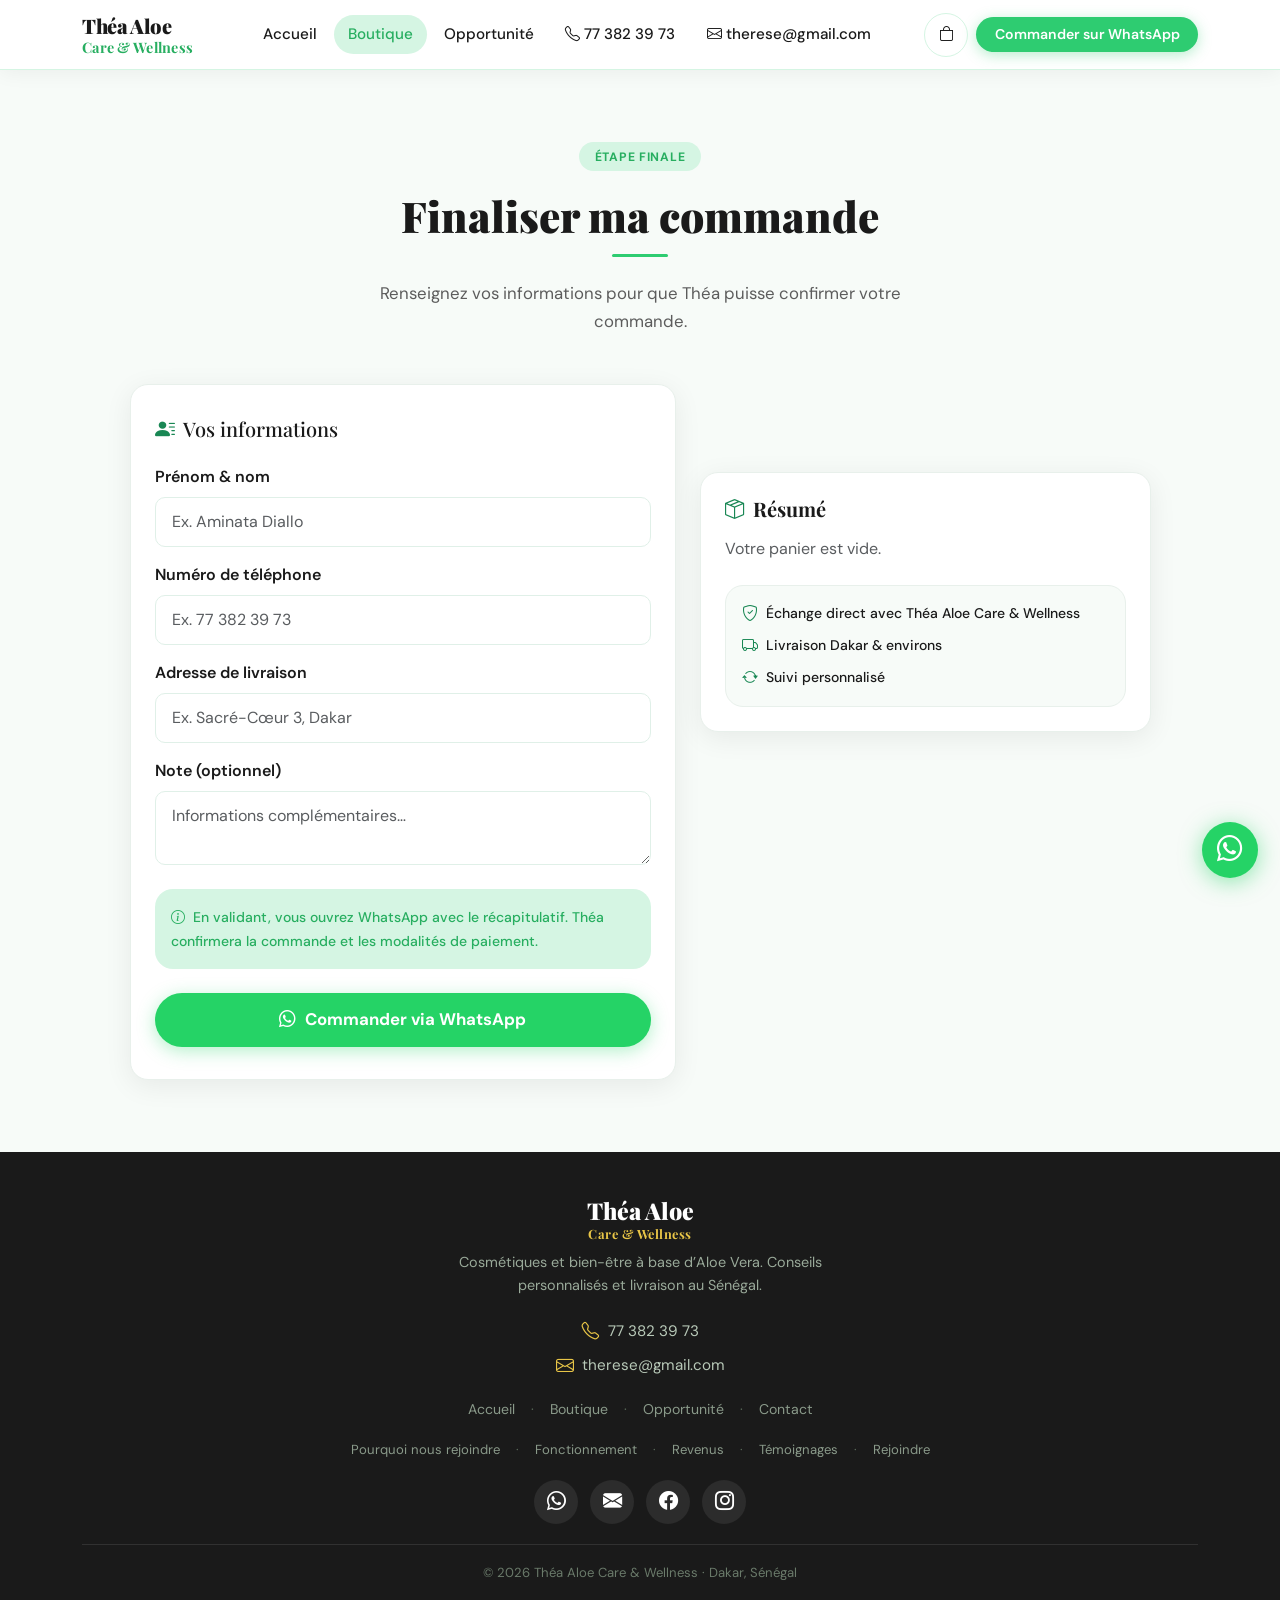
<file: checkout.html>
<!DOCTYPE html>
<html lang="fr">
<head>
  <meta charset="UTF-8" />
  <meta name="viewport" content="width=device-width, initial-scale=1.0" />
  <title>Finaliser la commande — Théa Aloe Care &amp; Wellness</title>
  <link href="https://cdn.jsdelivr.net/npm/bootstrap@5.3.3/dist/css/bootstrap.min.css" rel="stylesheet" />
  <link href="https://cdn.jsdelivr.net/npm/bootstrap-icons@1.11.3/font/bootstrap-icons.css" rel="stylesheet" />
  <link rel="stylesheet" href="css/style.css" />
</head>
<body class="d-flex flex-column min-vh-100">

  <nav class="navbar navbar-expand-lg navbar-thea sticky-top">
    <div class="container">
      <a class="navbar-brand navbar-brand-thea" href="index.html">Théa Aloe <span class="brand-w">Care &amp; Wellness</span></a>
      <button class="navbar-toggler" type="button" data-bs-toggle="collapse" data-bs-target="#navMain" aria-controls="navMain" aria-expanded="false" aria-label="Ouvrir le menu">
        <span class="navbar-toggler-icon"></span>
      </button>
      <div class="collapse navbar-collapse" id="navMain">
        <ul class="navbar-nav mx-auto my-3 my-lg-0 align-items-lg-center gap-lg-1">
          <li class="nav-item"><a class="nav-link nav-link-thea" href="index.html">Accueil</a></li>
          <li class="nav-item"><a class="nav-link nav-link-thea active" href="produits.html">Boutique</a></li>
          <li class="nav-item"><a class="nav-link nav-link-thea" href="opportunite.html">Opportunité</a></li>
          <li class="nav-item"><a class="nav-link nav-link-thea" href="tel:+221773823973"><i class="bi bi-telephone" aria-hidden="true"></i> 77 382 39 73</a></li>
          <li class="nav-item"><a class="nav-link nav-link-thea" href="mailto:therese@gmail.com"><i class="bi bi-envelope" aria-hidden="true"></i> therese@gmail.com</a></li>
        </ul>
        <div class="d-flex flex-column flex-lg-row align-items-stretch align-items-lg-center gap-2 pb-3 pb-lg-0">
          <a href="panier.html" class="btn-cart-nav nav-link-thea position-relative align-self-center">
            <i class="bi bi-bag" aria-hidden="true"></i>
            <span class="visually-hidden">Panier</span>
            <span id="cart-badge" class="position-absolute top-0 start-100 translate-middle badge rounded-pill bg-success" style="display:none;font-size:0.65rem">0</span>
          </a>
          <a class="btn btn-nav-cta" data-wa-preset href="https://wa.me/221773823973" target="_blank" rel="noopener noreferrer">Commander sur WhatsApp</a>
        </div>
      </div>
    </div>
  </nav>

  <section class="section-pad flex-grow-1">
    <div class="container">
      <div class="text-center mb-5">
        <span class="section-label">Étape finale</span>
        <h1 class="section-title mt-2">Finaliser ma commande</h1>
        <div class="divider"></div>
        <p class="section-subtitle">Renseignez vos informations pour que Théa puisse confirmer votre commande.</p>
      </div>

      <div class="row g-4 justify-content-center">
        <div class="col-lg-6">
          <div class="feature-card text-start">
            <h2 class="h5 mb-4" style="font-family:'Playfair Display',serif"><i class="bi bi-person-lines-fill text-success me-2" aria-hidden="true"></i>Vos informations</h2>

            <div class="mb-3">
              <label class="form-label fw-semibold" for="customer-name">Prénom &amp; nom</label>
              <input type="text" id="customer-name" class="form-control" placeholder="Ex. Aminata Diallo" autocomplete="name" style="border-radius:10px;border:1.5px solid #e0f0e8;padding:0.75rem 1rem" />
            </div>

            <div class="mb-3">
              <label class="form-label fw-semibold" for="customer-phone">Numéro de téléphone</label>
              <input type="tel" id="customer-phone" class="form-control" placeholder="Ex. 77 382 39 73" autocomplete="tel" style="border-radius:10px;border:1.5px solid #e0f0e8;padding:0.75rem 1rem" />
            </div>

            <div class="mb-3">
              <label class="form-label fw-semibold" for="customer-address">Adresse de livraison</label>
              <input type="text" id="customer-address" class="form-control" placeholder="Ex. Sacré-Cœur 3, Dakar" autocomplete="street-address" style="border-radius:10px;border:1.5px solid #e0f0e8;padding:0.75rem 1rem" />
            </div>

            <div class="mb-4">
              <label class="form-label fw-semibold" for="customer-note">Note (optionnel)</label>
              <textarea id="customer-note" class="form-control" rows="2" placeholder="Informations complémentaires…" style="border-radius:10px;border:1.5px solid #e0f0e8;padding:0.75rem 1rem"></textarea>
            </div>

            <div class="p-3 rounded-thea mb-4" style="background:var(--green-light)">
              <small style="color:var(--green-dark);font-weight:500">
                <i class="bi bi-info-circle me-1" aria-hidden="true"></i> En validant, vous ouvrez WhatsApp avec le récapitulatif. Théa confirmera la commande et les modalités de paiement.
              </small>
            </div>

            <button type="button" id="checkout-whatsapp-btn" class="btn-whatsapp w-100 justify-content-center" style="font-size:1.05rem">
              <i class="bi bi-whatsapp" aria-hidden="true"></i> Commander via WhatsApp
            </button>
          </div>
        </div>

        <div class="col-lg-5">
          <div class="cart-summary" style="position:relative">
            <h2 class="h5 mb-3" style="font-family:'Playfair Display',serif;font-weight:700"><i class="bi bi-box-seam text-success me-2" aria-hidden="true"></i>Résumé</h2>
            <div id="checkout-summary"></div>
            <div class="mt-4 p-3 rounded-thea" style="background:var(--off-white);border:1px solid #e8f0eb">
              <div class="d-flex align-items-center gap-2 mb-2">
                <i class="bi bi-shield-check text-success" aria-hidden="true"></i>
                <small class="fw-medium">Échange direct avec Théa Aloe Care &amp; Wellness</small>
              </div>
              <div class="d-flex align-items-center gap-2 mb-2">
                <i class="bi bi-truck text-success" aria-hidden="true"></i>
                <small class="fw-medium">Livraison Dakar &amp; environs</small>
              </div>
              <div class="d-flex align-items-center gap-2">
                <i class="bi bi-arrow-repeat text-success" aria-hidden="true"></i>
                <small class="fw-medium">Suivi personnalisé</small>
              </div>
            </div>
          </div>
        </div>
      </div>
    </div>
  </section>

  <footer class="footer-thea mt-auto">
    <div class="container footer-inner">
      <div class="footer-brand">Théa Aloe <span class="gold">Care &amp; Wellness</span></div>
      <p class="footer-desc">Cosmétiques et bien-être à base d’Aloe Vera. Conseils personnalisés et livraison au Sénégal.</p>
      <ul class="footer-contact-list">
        <li><a href="tel:+221773823973"><i class="bi bi-telephone" aria-hidden="true"></i> 77 382 39 73</a></li>
        <li><a href="mailto:therese@gmail.com"><i class="bi bi-envelope" aria-hidden="true"></i> therese@gmail.com</a></li>
      </ul>
      <div class="footer-links-row">
        <a href="index.html">Accueil</a>
        <span style="color:#5a6a5a">·</span>
        <a href="produits.html">Boutique</a>
        <span style="color:#5a6a5a">·</span>
        <a href="opportunite.html">Opportunité</a>
        <span style="color:#5a6a5a">·</span>
        <a href="mailto:therese@gmail.com">Contact</a>
      </div>
      <div class="footer-links-row" style="font-size:0.82rem">
        <a href="pourquoi.html">Pourquoi nous rejoindre</a>
        <span style="color:#5a6a5a">·</span>
        <a href="fonctionnement.html">Fonctionnement</a>
        <span style="color:#5a6a5a">·</span>
        <a href="revenus.html">Revenus</a>
        <span style="color:#5a6a5a">·</span>
        <a href="preuves.html">Témoignages</a>
        <span style="color:#5a6a5a">·</span>
        <a href="rejoindre.html">Rejoindre</a>
      </div>
      <div class="footer-social">
        <a class="social-btn" data-wa-preset href="https://wa.me/221773823973" target="_blank" rel="noopener noreferrer" aria-label="WhatsApp"><i class="bi bi-whatsapp"></i></a>
        <a href="mailto:therese@gmail.com" class="social-btn" aria-label="Email"><i class="bi bi-envelope-fill"></i></a>
        <a href="#" class="social-btn" aria-label="Facebook"><i class="bi bi-facebook"></i></a>
        <a href="#" class="social-btn" aria-label="Instagram"><i class="bi bi-instagram"></i></a>
      </div>
      <div class="footer-bottom">
        <p class="mb-0">© 2026 Théa Aloe Care &amp; Wellness · Dakar, Sénégal</p>
      </div>
    </div>
  </footer>

  <a class="whatsapp-float" data-wa-preset href="https://wa.me/221773823973" target="_blank" rel="noopener noreferrer" aria-label="Discuter sur WhatsApp"><i class="bi bi-whatsapp" style="font-size:1.6rem"></i></a>
  <script src="https://cdn.jsdelivr.net/npm/bootstrap@5.3.3/dist/js/bootstrap.bundle.min.js"></script>
  <script src="js/script.js"></script>
</body>
</html>
</file>
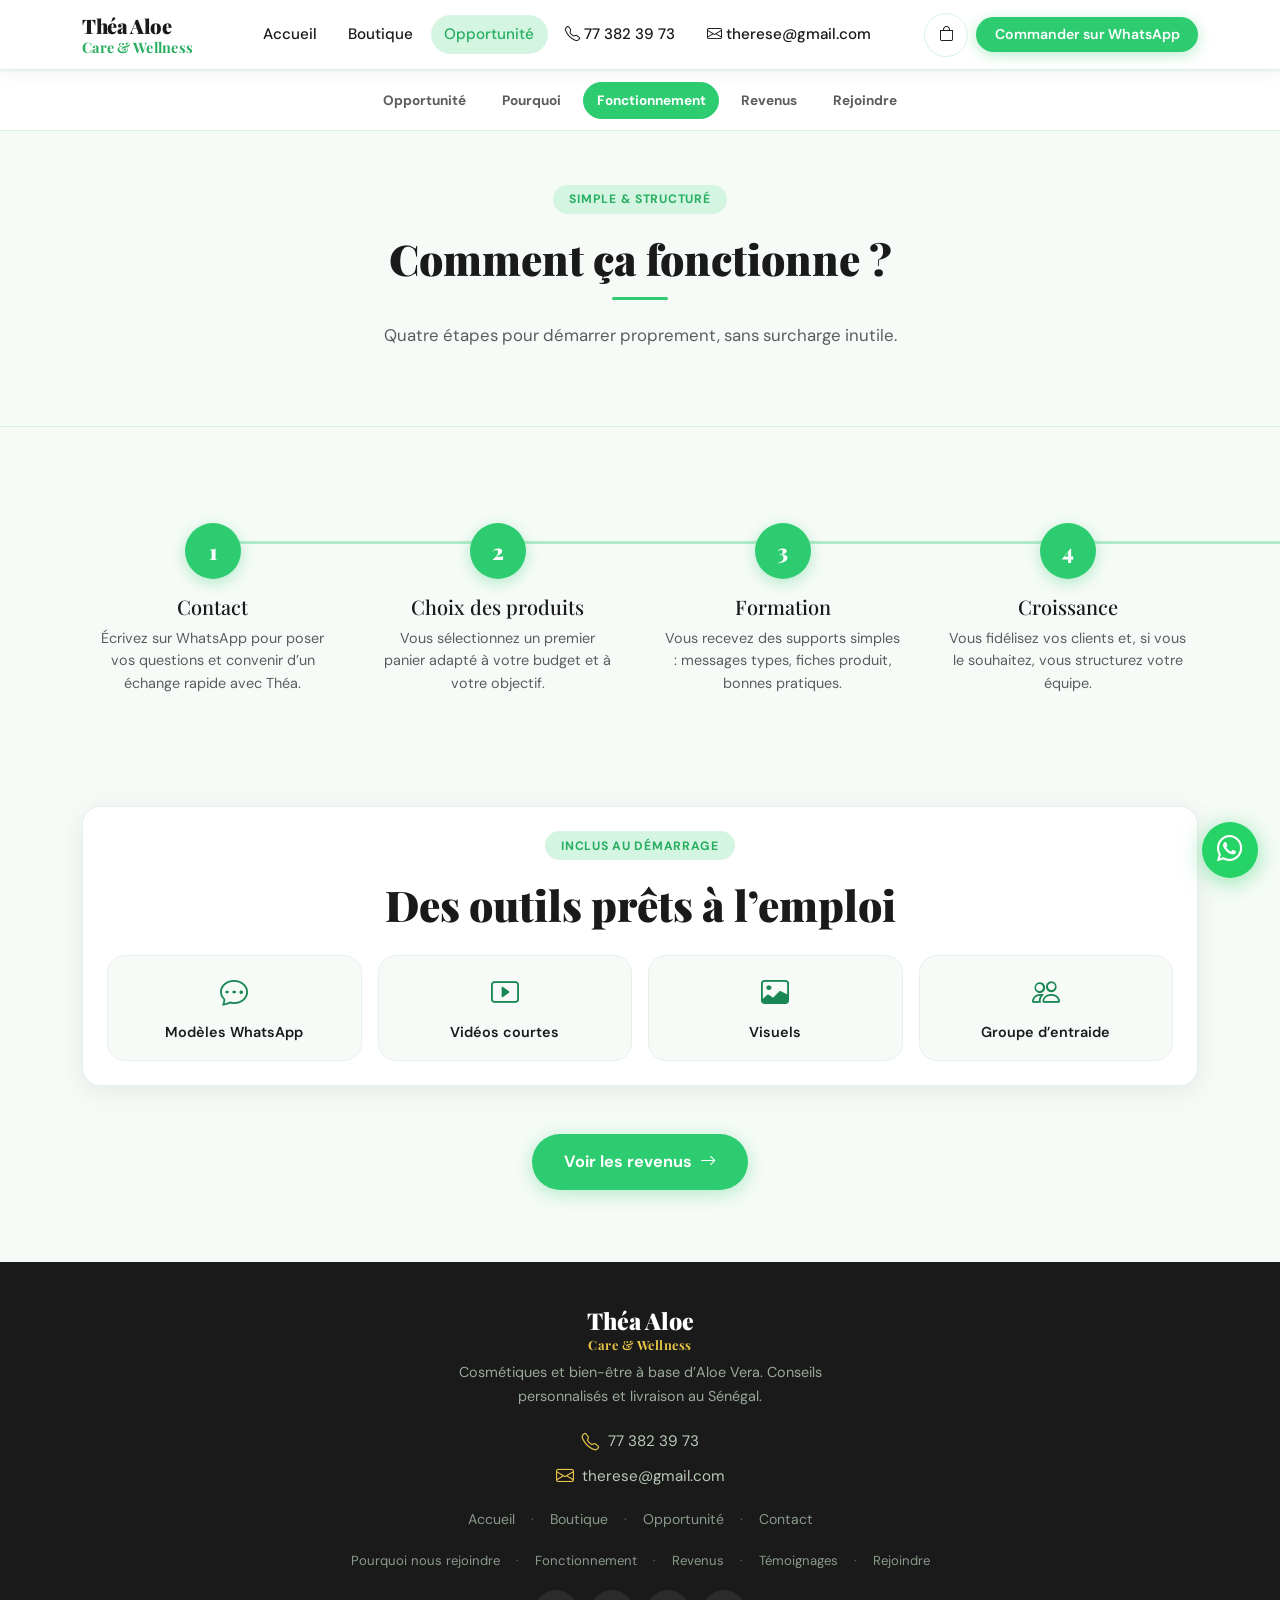
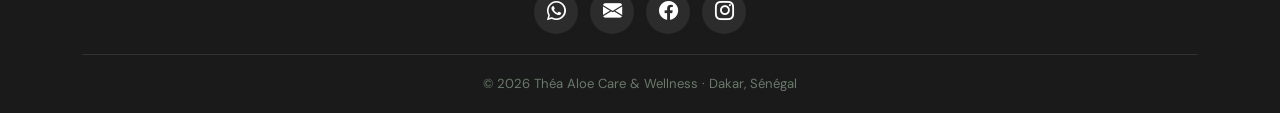
<file: fonctionnement.html>
<!DOCTYPE html>
<html lang="fr">
<head>
  <meta charset="UTF-8" />
  <meta name="viewport" content="width=device-width, initial-scale=1.0" />
  <title>Comment ça marche — Théa Aloe Care &amp; Wellness</title>
  <link href="https://cdn.jsdelivr.net/npm/bootstrap@5.3.3/dist/css/bootstrap.min.css" rel="stylesheet" />
  <link href="https://cdn.jsdelivr.net/npm/bootstrap-icons@1.11.3/font/bootstrap-icons.css" rel="stylesheet" />
  <link rel="stylesheet" href="css/style.css" />
</head>
<body class="d-flex flex-column min-vh-100">

  <nav class="navbar navbar-expand-lg navbar-thea sticky-top">
    <div class="container">
      <a class="navbar-brand navbar-brand-thea" href="index.html">Théa Aloe <span class="brand-w">Care &amp; Wellness</span></a>
      <button class="navbar-toggler" type="button" data-bs-toggle="collapse" data-bs-target="#navMain" aria-controls="navMain" aria-expanded="false" aria-label="Ouvrir le menu">
        <span class="navbar-toggler-icon"></span>
      </button>
      <div class="collapse navbar-collapse" id="navMain">
        <ul class="navbar-nav mx-auto my-3 my-lg-0 align-items-lg-center gap-lg-1">
          <li class="nav-item"><a class="nav-link nav-link-thea" href="index.html">Accueil</a></li>
          <li class="nav-item"><a class="nav-link nav-link-thea" href="produits.html">Boutique</a></li>
          <li class="nav-item"><a class="nav-link nav-link-thea active" href="opportunite.html">Opportunité</a></li>
          <li class="nav-item"><a class="nav-link nav-link-thea" href="tel:+221773823973"><i class="bi bi-telephone" aria-hidden="true"></i> 77 382 39 73</a></li>
          <li class="nav-item"><a class="nav-link nav-link-thea" href="mailto:therese@gmail.com"><i class="bi bi-envelope" aria-hidden="true"></i> therese@gmail.com</a></li>
        </ul>
        <div class="d-flex flex-column flex-lg-row align-items-stretch align-items-lg-center gap-2 pb-3 pb-lg-0">
          <a href="panier.html" class="btn-cart-nav nav-link-thea position-relative align-self-center">
            <i class="bi bi-bag" aria-hidden="true"></i>
            <span class="visually-hidden">Panier</span>
            <span id="cart-badge" class="position-absolute top-0 start-100 translate-middle badge rounded-pill bg-success" style="display:none;font-size:0.65rem">0</span>
          </a>
          <a class="btn btn-nav-cta" data-wa-preset href="https://wa.me/221773823973" target="_blank" rel="noopener noreferrer">Commander sur WhatsApp</a>
        </div>
      </div>
    </div>
  </nav>

  <nav class="tunnel-sticky-nav" aria-label="Navigation du tunnel">
    <div class="container">
      <div class="tunnel-sticky-inner">
        <a href="opportunite.html">Opportunité</a>
        <a href="pourquoi.html">Pourquoi</a>
        <a href="fonctionnement.html">Fonctionnement</a>
        <a href="revenus.html">Revenus</a>
        <a href="rejoindre.html">Rejoindre</a>
      </div>
    </div>
  </nav>

  <section class="tunnel-header">
    <span class="section-label">Simple &amp; structuré</span>
    <h1 class="section-title mt-2">Comment ça fonctionne ?</h1>
    <div class="divider"></div>
    <p class="section-subtitle">Quatre étapes pour démarrer proprement, sans surcharge inutile.</p>
  </section>

  <section class="section-pad flex-grow-1">
    <div class="container">
      <div class="row g-4 position-relative">
        <div class="d-none d-md-block" style="position:absolute;top:42px;left:12%;right:12%;height:3px;background:var(--green);border-radius:2px;z-index:0;opacity:0.35"></div>

        <div class="col-6 col-md-3 fade-in-up" style="position:relative;z-index:1">
          <div class="step-card">
            <div class="step-number">1</div>
            <h2 class="h5">Contact</h2>
            <p>Écrivez sur WhatsApp pour poser vos questions et convenir d’un échange rapide avec Théa.</p>
          </div>
        </div>

        <div class="col-6 col-md-3 fade-in-up fade-in-up-delay-1" style="position:relative;z-index:1">
          <div class="step-card">
            <div class="step-number">2</div>
            <h2 class="h5">Choix des produits</h2>
            <p>Vous sélectionnez un premier panier adapté à votre budget et à votre objectif.</p>
          </div>
        </div>

        <div class="col-6 col-md-3 fade-in-up fade-in-up-delay-2" style="position:relative;z-index:1">
          <div class="step-card">
            <div class="step-number">3</div>
            <h2 class="h5">Formation</h2>
            <p>Vous recevez des supports simples : messages types, fiches produit, bonnes pratiques.</p>
          </div>
        </div>

        <div class="col-6 col-md-3 fade-in-up fade-in-up-delay-3" style="position:relative;z-index:1">
          <div class="step-card">
            <div class="step-number">4</div>
            <h2 class="h5">Croissance</h2>
            <p>Vous fidélisez vos clients et, si vous le souhaitez, vous structurez votre équipe.</p>
          </div>
        </div>
      </div>

      <div class="row g-4 mt-5">
        <div class="col-12">
          <div class="feature-card text-center py-4">
            <span class="section-label">Inclus au démarrage</span>
            <h2 class="section-title mt-2 mb-4 h3">Des outils prêts à l’emploi</h2>
            <div class="row g-3">
              <div class="col-6 col-md-3">
                <div class="p-3 rounded-thea h-100" style="background:var(--off-white);border:1px solid #e8f0eb">
                  <i class="bi bi-chat-dots text-success" style="font-size:1.75rem" aria-hidden="true"></i>
                  <div class="fw-semibold mt-2" style="font-size:0.9rem">Modèles WhatsApp</div>
                </div>
              </div>
              <div class="col-6 col-md-3">
                <div class="p-3 rounded-thea h-100" style="background:var(--off-white);border:1px solid #e8f0eb">
                  <i class="bi bi-play-btn text-success" style="font-size:1.75rem" aria-hidden="true"></i>
                  <div class="fw-semibold mt-2" style="font-size:0.9rem">Vidéos courtes</div>
                </div>
              </div>
              <div class="col-6 col-md-3">
                <div class="p-3 rounded-thea h-100" style="background:var(--off-white);border:1px solid #e8f0eb">
                  <i class="bi bi-image text-success" style="font-size:1.75rem" aria-hidden="true"></i>
                  <div class="fw-semibold mt-2" style="font-size:0.9rem">Visuels</div>
                </div>
              </div>
              <div class="col-6 col-md-3">
                <div class="p-3 rounded-thea h-100" style="background:var(--off-white);border:1px solid #e8f0eb">
                  <i class="bi bi-people text-success" style="font-size:1.75rem" aria-hidden="true"></i>
                  <div class="fw-semibold mt-2" style="font-size:0.9rem">Groupe d’entraide</div>
                </div>
              </div>
            </div>
          </div>
        </div>
      </div>

      <div class="text-center mt-5">
        <a href="revenus.html" class="btn-next-thea">Voir les revenus <i class="bi bi-arrow-right" aria-hidden="true"></i></a>
      </div>
    </div>
  </section>

  <footer class="footer-thea mt-auto">
    <div class="container footer-inner">
      <div class="footer-brand">Théa Aloe <span class="gold">Care &amp; Wellness</span></div>
      <p class="footer-desc">Cosmétiques et bien-être à base d’Aloe Vera. Conseils personnalisés et livraison au Sénégal.</p>
      <ul class="footer-contact-list">
        <li><a href="tel:+221773823973"><i class="bi bi-telephone" aria-hidden="true"></i> 77 382 39 73</a></li>
        <li><a href="mailto:therese@gmail.com"><i class="bi bi-envelope" aria-hidden="true"></i> therese@gmail.com</a></li>
      </ul>
      <div class="footer-links-row">
        <a href="index.html">Accueil</a>
        <span style="color:#5a6a5a">·</span>
        <a href="produits.html">Boutique</a>
        <span style="color:#5a6a5a">·</span>
        <a href="opportunite.html">Opportunité</a>
        <span style="color:#5a6a5a">·</span>
        <a href="mailto:therese@gmail.com">Contact</a>
      </div>
      <div class="footer-links-row" style="font-size:0.82rem">
        <a href="pourquoi.html">Pourquoi nous rejoindre</a>
        <span style="color:#5a6a5a">·</span>
        <a href="fonctionnement.html">Fonctionnement</a>
        <span style="color:#5a6a5a">·</span>
        <a href="revenus.html">Revenus</a>
        <span style="color:#5a6a5a">·</span>
        <a href="preuves.html">Témoignages</a>
        <span style="color:#5a6a5a">·</span>
        <a href="rejoindre.html">Rejoindre</a>
      </div>
      <div class="footer-social">
        <a class="social-btn" data-wa-preset href="https://wa.me/221773823973" target="_blank" rel="noopener noreferrer" aria-label="WhatsApp"><i class="bi bi-whatsapp"></i></a>
        <a href="mailto:therese@gmail.com" class="social-btn" aria-label="Email"><i class="bi bi-envelope-fill"></i></a>
        <a href="#" class="social-btn" aria-label="Facebook"><i class="bi bi-facebook"></i></a>
        <a href="#" class="social-btn" aria-label="Instagram"><i class="bi bi-instagram"></i></a>
      </div>
      <div class="footer-bottom">
        <p class="mb-0">© 2026 Théa Aloe Care &amp; Wellness · Dakar, Sénégal</p>
      </div>
    </div>
  </footer>

  <a class="whatsapp-float" data-wa-preset href="https://wa.me/221773823973" target="_blank" rel="noopener noreferrer" aria-label="Discuter sur WhatsApp"><i class="bi bi-whatsapp" style="font-size:1.6rem"></i></a>
  <script src="https://cdn.jsdelivr.net/npm/bootstrap@5.3.3/dist/js/bootstrap.bundle.min.js"></script>
  <script src="js/script.js"></script>
</body>
</html>
</file>
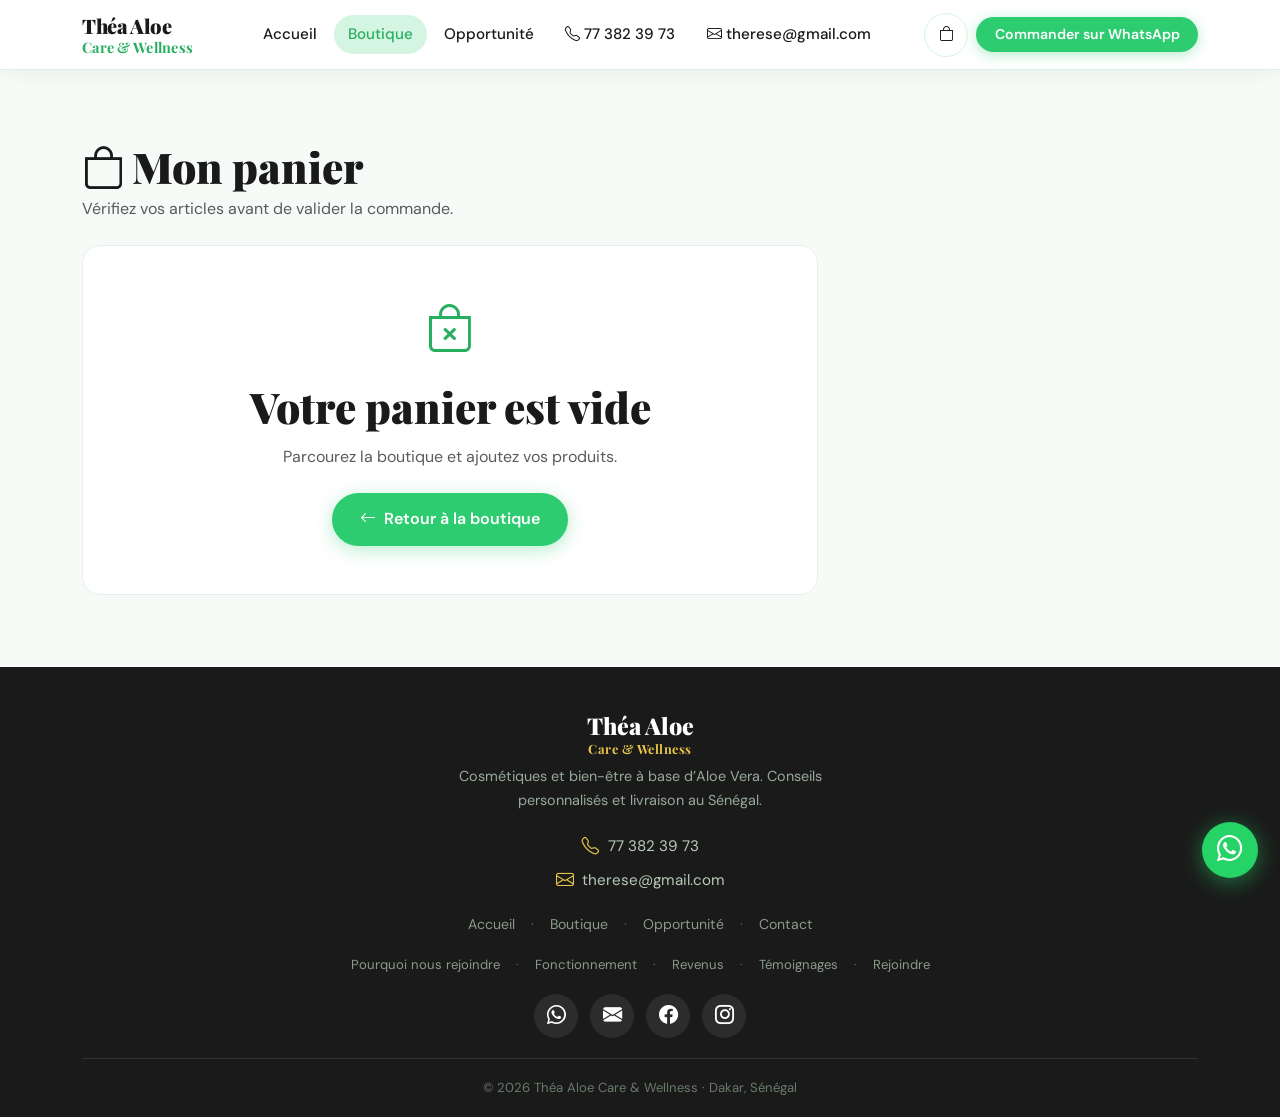
<file: panier.html>
<!DOCTYPE html>
<html lang="fr">
<head>
  <meta charset="UTF-8" />
  <meta name="viewport" content="width=device-width, initial-scale=1.0" />
  <title>Mon panier — Théa Aloe Care &amp; Wellness</title>
  <link href="https://cdn.jsdelivr.net/npm/bootstrap@5.3.3/dist/css/bootstrap.min.css" rel="stylesheet" />
  <link href="https://cdn.jsdelivr.net/npm/bootstrap-icons@1.11.3/font/bootstrap-icons.css" rel="stylesheet" />
  <link rel="stylesheet" href="css/style.css" />
</head>
<body class="d-flex flex-column min-vh-100">

  <nav class="navbar navbar-expand-lg navbar-thea sticky-top">
    <div class="container">
      <a class="navbar-brand navbar-brand-thea" href="index.html">Théa Aloe <span class="brand-w">Care &amp; Wellness</span></a>
      <button class="navbar-toggler" type="button" data-bs-toggle="collapse" data-bs-target="#navMain" aria-controls="navMain" aria-expanded="false" aria-label="Ouvrir le menu">
        <span class="navbar-toggler-icon"></span>
      </button>
      <div class="collapse navbar-collapse" id="navMain">
        <ul class="navbar-nav mx-auto my-3 my-lg-0 align-items-lg-center gap-lg-1">
          <li class="nav-item"><a class="nav-link nav-link-thea" href="index.html">Accueil</a></li>
          <li class="nav-item"><a class="nav-link nav-link-thea active" href="produits.html">Boutique</a></li>
          <li class="nav-item"><a class="nav-link nav-link-thea" href="opportunite.html">Opportunité</a></li>
          <li class="nav-item"><a class="nav-link nav-link-thea" href="tel:+221773823973"><i class="bi bi-telephone" aria-hidden="true"></i> 77 382 39 73</a></li>
          <li class="nav-item"><a class="nav-link nav-link-thea" href="mailto:therese@gmail.com"><i class="bi bi-envelope" aria-hidden="true"></i> therese@gmail.com</a></li>
        </ul>
        <div class="d-flex flex-column flex-lg-row align-items-stretch align-items-lg-center gap-2 pb-3 pb-lg-0">
          <a href="panier.html" class="btn-cart-nav nav-link-thea position-relative align-self-center">
            <i class="bi bi-bag" aria-hidden="true"></i>
            <span class="visually-hidden">Panier</span>
            <span id="cart-badge" class="position-absolute top-0 start-100 translate-middle badge rounded-pill bg-success" style="display:none;font-size:0.65rem">0</span>
          </a>
          <a class="btn btn-nav-cta" data-wa-preset href="https://wa.me/221773823973" target="_blank" rel="noopener noreferrer">Commander sur WhatsApp</a>
        </div>
      </div>
    </div>
  </nav>

  <section class="section-pad flex-grow-1">
    <div class="container">
      <h1 class="section-title mb-1 d-flex align-items-center gap-2 flex-wrap">
        <i class="bi bi-bag" aria-hidden="true"></i> Mon panier
      </h1>
      <p class="text-muted mb-4">Vérifiez vos articles avant de valider la commande.</p>

      <div class="row g-4">
        <div class="col-lg-8">
          <div id="cart-empty" class="text-center py-5 rounded-thea border" style="border-color:#e8f0eb !important;background:var(--white)">
            <i class="bi bi-bag-x" style="font-size:3rem;color:var(--green-dark)" aria-hidden="true"></i>
            <h2 class="section-title h4 mt-3">Votre panier est vide</h2>
            <p class="text-muted mb-4">Parcourez la boutique et ajoutez vos produits.</p>
            <a href="produits.html" class="btn-primary-thea"><i class="bi bi-arrow-left" aria-hidden="true"></i> Retour à la boutique</a>
          </div>
          <div id="cart-items"></div>
        </div>

        <div class="col-lg-4" id="cart-summary" style="display:none">
          <div class="cart-summary">
            <h2 class="h5 mb-3" style="font-family:'Playfair Display',serif;font-weight:700">Récapitulatif</h2>
            <div class="d-flex justify-content-between mb-2">
              <span class="text-muted">Articles</span>
              <span id="cart-items-count">0 article(s)</span>
            </div>
            <div class="d-flex justify-content-between mb-2">
              <span class="text-muted">Livraison</span>
              <span class="text-success">À confirmer</span>
            </div>
            <hr />
            <div class="d-flex justify-content-between mb-4">
              <strong style="font-size:1.05rem">Total</strong>
              <strong style="font-size:1.2rem;color:var(--green-dark)" id="cart-total">0 FCFA</strong>
            </div>
            <a href="checkout.html" class="btn-primary-thea w-100 justify-content-center mb-3">
              Valider la commande <i class="bi bi-arrow-right" aria-hidden="true"></i>
            </a>
            <a href="produits.html" class="btn-secondary-thea w-100 justify-content-center mb-3">
              Continuer mes achats
            </a>
            <a class="btn-whatsapp w-100 justify-content-center" data-wa-preset href="https://wa.me/221773823973" target="_blank" rel="noopener noreferrer">
              <i class="bi bi-whatsapp"></i> Aide sur WhatsApp
            </a>
            <p class="mt-3 text-center mb-0" style="font-size:0.82rem;color:var(--text-muted)">
              <i class="bi bi-lock-fill" aria-hidden="true"></i> Commande finalisée via WhatsApp avec Théa
            </p>
          </div>
        </div>
      </div>
    </div>
  </section>

  <footer class="footer-thea mt-auto">
    <div class="container footer-inner">
      <div class="footer-brand">Théa Aloe <span class="gold">Care &amp; Wellness</span></div>
      <p class="footer-desc">Cosmétiques et bien-être à base d’Aloe Vera. Conseils personnalisés et livraison au Sénégal.</p>
      <ul class="footer-contact-list">
        <li><a href="tel:+221773823973"><i class="bi bi-telephone" aria-hidden="true"></i> 77 382 39 73</a></li>
        <li><a href="mailto:therese@gmail.com"><i class="bi bi-envelope" aria-hidden="true"></i> therese@gmail.com</a></li>
      </ul>
      <div class="footer-links-row">
        <a href="index.html">Accueil</a>
        <span style="color:#5a6a5a">·</span>
        <a href="produits.html">Boutique</a>
        <span style="color:#5a6a5a">·</span>
        <a href="opportunite.html">Opportunité</a>
        <span style="color:#5a6a5a">·</span>
        <a href="mailto:therese@gmail.com">Contact</a>
      </div>
      <div class="footer-links-row" style="font-size:0.82rem">
        <a href="pourquoi.html">Pourquoi nous rejoindre</a>
        <span style="color:#5a6a5a">·</span>
        <a href="fonctionnement.html">Fonctionnement</a>
        <span style="color:#5a6a5a">·</span>
        <a href="revenus.html">Revenus</a>
        <span style="color:#5a6a5a">·</span>
        <a href="preuves.html">Témoignages</a>
        <span style="color:#5a6a5a">·</span>
        <a href="rejoindre.html">Rejoindre</a>
      </div>
      <div class="footer-social">
        <a class="social-btn" data-wa-preset href="https://wa.me/221773823973" target="_blank" rel="noopener noreferrer" aria-label="WhatsApp"><i class="bi bi-whatsapp"></i></a>
        <a href="mailto:therese@gmail.com" class="social-btn" aria-label="Email"><i class="bi bi-envelope-fill"></i></a>
        <a href="#" class="social-btn" aria-label="Facebook"><i class="bi bi-facebook"></i></a>
        <a href="#" class="social-btn" aria-label="Instagram"><i class="bi bi-instagram"></i></a>
      </div>
      <div class="footer-bottom">
        <p class="mb-0">© 2026 Théa Aloe Care &amp; Wellness · Dakar, Sénégal</p>
      </div>
    </div>
  </footer>

  <a class="whatsapp-float" data-wa-preset href="https://wa.me/221773823973" target="_blank" rel="noopener noreferrer" aria-label="Discuter sur WhatsApp"><i class="bi bi-whatsapp" style="font-size:1.6rem"></i></a>
  <script src="https://cdn.jsdelivr.net/npm/bootstrap@5.3.3/dist/js/bootstrap.bundle.min.js"></script>
  <script src="js/script.js"></script>
</body>
</html>
</file>
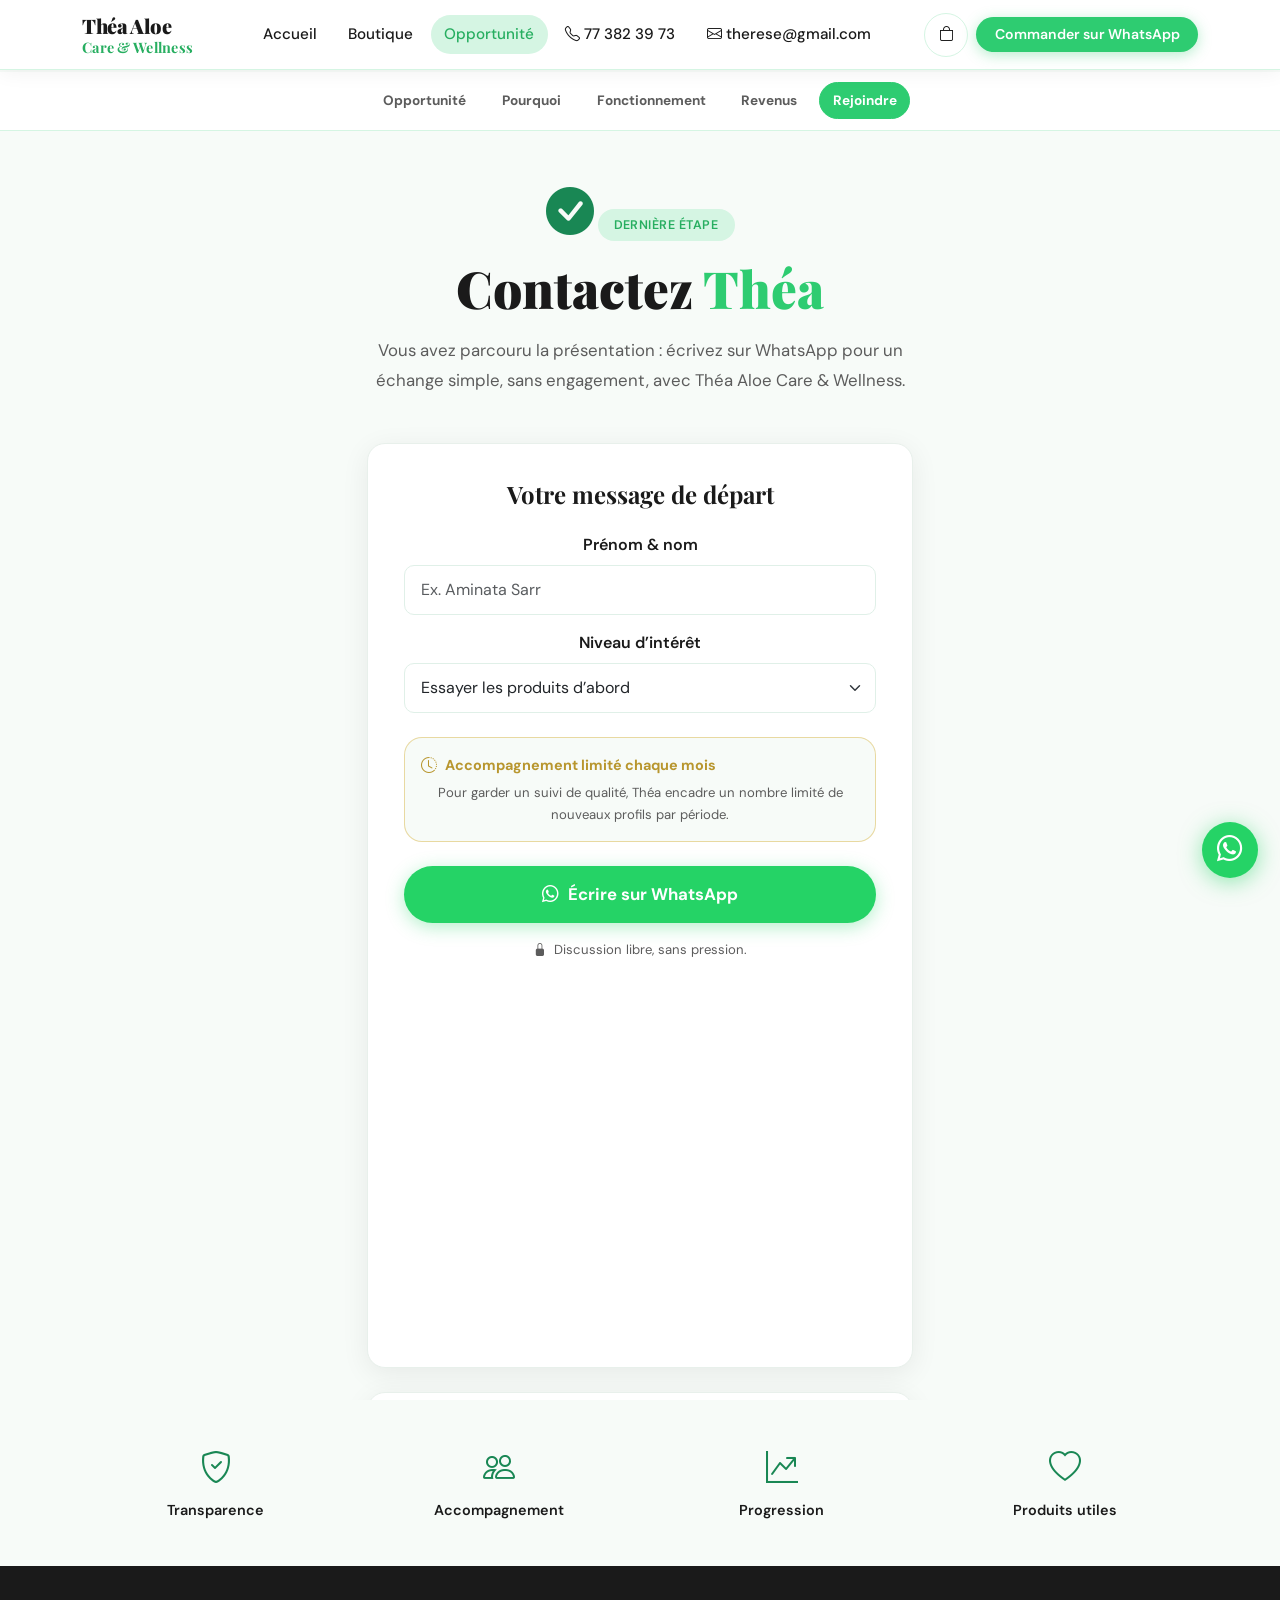
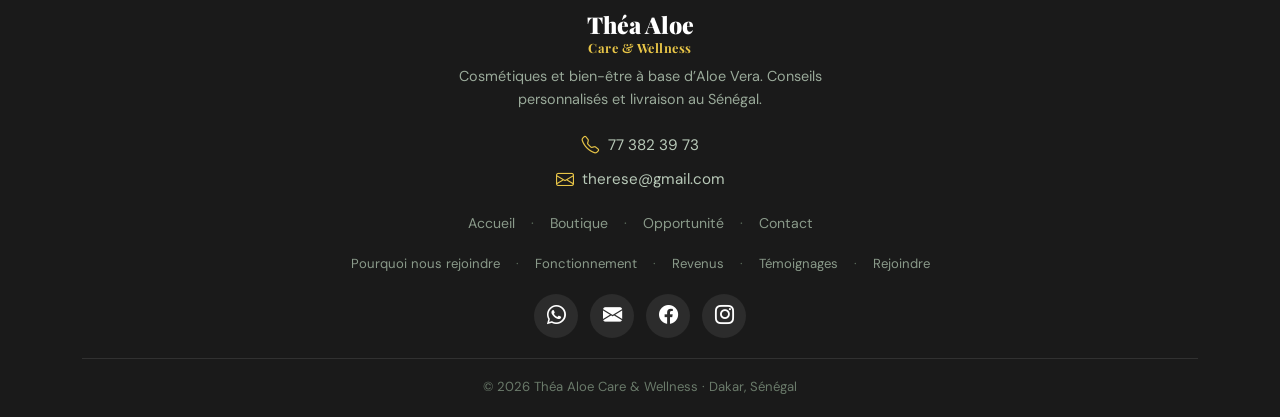
<file: rejoindre.html>
<!DOCTYPE html>
<html lang="fr">
<head>
  <meta charset="UTF-8" />
  <meta name="viewport" content="width=device-width, initial-scale=1.0" />
  <title>Rejoindre — Théa Aloe Care &amp; Wellness</title>
  <link href="https://cdn.jsdelivr.net/npm/bootstrap@5.3.3/dist/css/bootstrap.min.css" rel="stylesheet" />
  <link href="https://cdn.jsdelivr.net/npm/bootstrap-icons@1.11.3/font/bootstrap-icons.css" rel="stylesheet" />
  <link rel="stylesheet" href="css/style.css" />
</head>
<body class="d-flex flex-column min-vh-100">

  <nav class="navbar navbar-expand-lg navbar-thea sticky-top">
    <div class="container">
      <a class="navbar-brand navbar-brand-thea" href="index.html">Théa Aloe <span class="brand-w">Care &amp; Wellness</span></a>
      <button class="navbar-toggler" type="button" data-bs-toggle="collapse" data-bs-target="#navMain" aria-controls="navMain" aria-expanded="false" aria-label="Ouvrir le menu">
        <span class="navbar-toggler-icon"></span>
      </button>
      <div class="collapse navbar-collapse" id="navMain">
        <ul class="navbar-nav mx-auto my-3 my-lg-0 align-items-lg-center gap-lg-1">
          <li class="nav-item"><a class="nav-link nav-link-thea" href="index.html">Accueil</a></li>
          <li class="nav-item"><a class="nav-link nav-link-thea" href="produits.html">Boutique</a></li>
          <li class="nav-item"><a class="nav-link nav-link-thea active" href="opportunite.html">Opportunité</a></li>
          <li class="nav-item"><a class="nav-link nav-link-thea" href="tel:+221773823973"><i class="bi bi-telephone" aria-hidden="true"></i> 77 382 39 73</a></li>
          <li class="nav-item"><a class="nav-link nav-link-thea" href="mailto:therese@gmail.com"><i class="bi bi-envelope" aria-hidden="true"></i> therese@gmail.com</a></li>
        </ul>
        <div class="d-flex flex-column flex-lg-row align-items-stretch align-items-lg-center gap-2 pb-3 pb-lg-0">
          <a href="panier.html" class="btn-cart-nav nav-link-thea position-relative align-self-center">
            <i class="bi bi-bag" aria-hidden="true"></i>
            <span class="visually-hidden">Panier</span>
            <span id="cart-badge" class="position-absolute top-0 start-100 translate-middle badge rounded-pill bg-success" style="display:none;font-size:0.65rem">0</span>
          </a>
          <a class="btn btn-nav-cta" data-wa-preset href="https://wa.me/221773823973" target="_blank" rel="noopener noreferrer">Commander sur WhatsApp</a>
        </div>
      </div>
    </div>
  </nav>

  <nav class="tunnel-sticky-nav" aria-label="Navigation du tunnel">
    <div class="container">
      <div class="tunnel-sticky-inner">
        <a href="opportunite.html">Opportunité</a>
        <a href="pourquoi.html">Pourquoi</a>
        <a href="fonctionnement.html">Fonctionnement</a>
        <a href="revenus.html">Revenus</a>
        <a href="rejoindre.html">Rejoindre</a>
      </div>
    </div>
  </nav>

  <section class="hero flex-grow-1" style="min-height:auto;padding:3rem 0 2rem">
    <div class="container">
      <div class="text-center mb-5">
        <i class="bi bi-check-circle-fill text-success" style="font-size:3rem" aria-hidden="true"></i>
        <span class="hero-badge mx-auto mt-3 d-inline-flex">Dernière étape</span>
        <h1 class="hero-title" style="font-size:clamp(1.85rem,4.5vw,3.2rem)">
          Contactez <span class="highlight">Théa</span>
        </h1>
        <p class="hero-subtitle mx-auto text-center mb-0" style="max-width:560px">
          Vous avez parcouru la présentation : écrivez sur WhatsApp pour un échange simple, sans engagement, avec Théa Aloe Care &amp; Wellness.
        </p>
      </div>

      <div class="row justify-content-center">
        <div class="col-md-8 col-lg-6">
          <div class="feature-card" style="padding:2.25rem">
            <h2 class="h4 mb-4 text-center" style="font-family:'Playfair Display',serif;font-weight:700">Votre message de départ</h2>

            <div class="mb-3">
              <label class="form-label fw-semibold" for="sponsor-name">Prénom &amp; nom</label>
              <input type="text" id="sponsor-name" class="form-control" placeholder="Ex. Aminata Sarr" autocomplete="name" style="border-radius:10px;border:1.5px solid #e0f0e8;padding:0.75rem 1rem" />
            </div>

            <div class="mb-4">
              <label class="form-label fw-semibold" for="interest-level">Niveau d’intérêt</label>
              <select id="interest-level" class="form-select" style="border-radius:10px;border:1.5px solid #e0f0e8;padding:0.75rem 1rem">
                <option value="Essayer les produits d’abord">Essayer les produits d’abord</option>
                <option value="Vendre à temps partiel">Vendre à temps partiel</option>
                <option value="En faire mon activité principale">En faire mon activité principale</option>
                <option value="Construire une équipe">Construire une équipe</option>
              </select>
            </div>

            <div class="p-3 rounded-thea mb-4" style="background:var(--off-white);border:1px solid rgba(212,175,55,0.45)">
              <div class="d-flex align-items-center gap-2 mb-1">
                <i class="bi bi-clock-history" style="color:var(--gold-dark)" aria-hidden="true"></i>
                <strong style="font-size:0.9rem;color:var(--gold-dark)">Accompagnement limité chaque mois</strong>
              </div>
              <p style="font-size:0.82rem;color:var(--text-muted);margin:0">Pour garder un suivi de qualité, Théa encadre un nombre limité de nouveaux profils par période.</p>
            </div>

            <button type="button" id="join-whatsapp-btn" class="btn-whatsapp w-100 justify-content-center mb-3" style="font-size:1.05rem;padding:1rem">
              <i class="bi bi-whatsapp" aria-hidden="true"></i> Écrire sur WhatsApp
            </button>

            <p class="text-center mb-0" style="font-size:0.82rem;color:var(--text-muted)">
              <i class="bi bi-lock-fill me-1" aria-hidden="true"></i> Discussion libre, sans pression.
            </p>
          </div>

          <div class="mt-4 feature-card" style="padding:1.75rem">
            <h3 class="h6" style="font-family:'Playfair Display',serif;font-weight:700;margin-bottom:1.1rem">Après votre message</h3>
            <div class="d-flex gap-3 mb-3">
              <div class="step-number" style="width:34px;height:34px;font-size:0.95rem;flex-shrink:0;margin:0">1</div>
              <p style="font-size:0.9rem;color:var(--text-muted);margin:0;padding-top:0.25rem">Réponse rapide aux heures ouvrées</p>
            </div>
            <div class="d-flex gap-3 mb-3">
              <div class="step-number" style="width:34px;height:34px;font-size:0.95rem;flex-shrink:0;margin:0">2</div>
              <p style="font-size:0.9rem;color:var(--text-muted);margin:0;padding-top:0.25rem">Questions / réponses, sans jargon inutile</p>
            </div>
            <div class="d-flex gap-3">
              <div class="step-number" style="width:34px;height:34px;font-size:0.95rem;flex-shrink:0;margin:0">3</div>
              <p style="font-size:0.9rem;color:var(--text-muted);margin:0;padding-top:0.25rem">Si ça correspond, vous démarrez avec un plan clair</p>
            </div>
          </div>

          <div class="text-center mt-4">
            <p style="color:var(--text-muted);font-size:0.92rem">Vous préférez commencer par tester les produits ?</p>
            <a href="produits.html" class="btn-secondary-thea"><i class="bi bi-bag" aria-hidden="true"></i> Aller à la boutique</a>
          </div>
        </div>
      </div>
    </div>
  </section>

  <section class="section-pad-sm bg-green-light">
    <div class="container">
      <div class="row g-3 text-center">
        <div class="col-6 col-md-3">
          <i class="bi bi-shield-check text-success" style="font-size:2rem" aria-hidden="true"></i>
          <div class="fw-semibold mt-2" style="font-size:0.9rem">Transparence</div>
        </div>
        <div class="col-6 col-md-3">
          <i class="bi bi-people text-success" style="font-size:2rem" aria-hidden="true"></i>
          <div class="fw-semibold mt-2" style="font-size:0.9rem">Accompagnement</div>
        </div>
        <div class="col-6 col-md-3">
          <i class="bi bi-graph-up-arrow text-success" style="font-size:2rem" aria-hidden="true"></i>
          <div class="fw-semibold mt-2" style="font-size:0.9rem">Progression</div>
        </div>
        <div class="col-6 col-md-3">
          <i class="bi bi-heart text-success" style="font-size:2rem" aria-hidden="true"></i>
          <div class="fw-semibold mt-2" style="font-size:0.9rem">Produits utiles</div>
        </div>
      </div>
    </div>
  </section>

  <footer class="footer-thea mt-auto">
    <div class="container footer-inner">
      <div class="footer-brand">Théa Aloe <span class="gold">Care &amp; Wellness</span></div>
      <p class="footer-desc">Cosmétiques et bien-être à base d’Aloe Vera. Conseils personnalisés et livraison au Sénégal.</p>
      <ul class="footer-contact-list">
        <li><a href="tel:+221773823973"><i class="bi bi-telephone" aria-hidden="true"></i> 77 382 39 73</a></li>
        <li><a href="mailto:therese@gmail.com"><i class="bi bi-envelope" aria-hidden="true"></i> therese@gmail.com</a></li>
      </ul>
      <div class="footer-links-row">
        <a href="index.html">Accueil</a>
        <span style="color:#5a6a5a">·</span>
        <a href="produits.html">Boutique</a>
        <span style="color:#5a6a5a">·</span>
        <a href="opportunite.html">Opportunité</a>
        <span style="color:#5a6a5a">·</span>
        <a href="mailto:therese@gmail.com">Contact</a>
      </div>
      <div class="footer-links-row" style="font-size:0.82rem">
        <a href="pourquoi.html">Pourquoi nous rejoindre</a>
        <span style="color:#5a6a5a">·</span>
        <a href="fonctionnement.html">Fonctionnement</a>
        <span style="color:#5a6a5a">·</span>
        <a href="revenus.html">Revenus</a>
        <span style="color:#5a6a5a">·</span>
        <a href="preuves.html">Témoignages</a>
        <span style="color:#5a6a5a">·</span>
        <a href="rejoindre.html">Rejoindre</a>
      </div>
      <div class="footer-social">
        <a class="social-btn" data-wa-preset href="https://wa.me/221773823973" target="_blank" rel="noopener noreferrer" aria-label="WhatsApp"><i class="bi bi-whatsapp"></i></a>
        <a href="mailto:therese@gmail.com" class="social-btn" aria-label="Email"><i class="bi bi-envelope-fill"></i></a>
        <a href="#" class="social-btn" aria-label="Facebook"><i class="bi bi-facebook"></i></a>
        <a href="#" class="social-btn" aria-label="Instagram"><i class="bi bi-instagram"></i></a>
      </div>
      <div class="footer-bottom">
        <p class="mb-0">© 2026 Théa Aloe Care &amp; Wellness · Dakar, Sénégal</p>
      </div>
    </div>
  </footer>

  <a class="whatsapp-float" data-wa-preset href="https://wa.me/221773823973" target="_blank" rel="noopener noreferrer" aria-label="Discuter sur WhatsApp"><i class="bi bi-whatsapp" style="font-size:1.6rem"></i></a>
  <script src="https://cdn.jsdelivr.net/npm/bootstrap@5.3.3/dist/js/bootstrap.bundle.min.js"></script>
  <script src="js/script.js"></script>
</body>
</html>
</file>
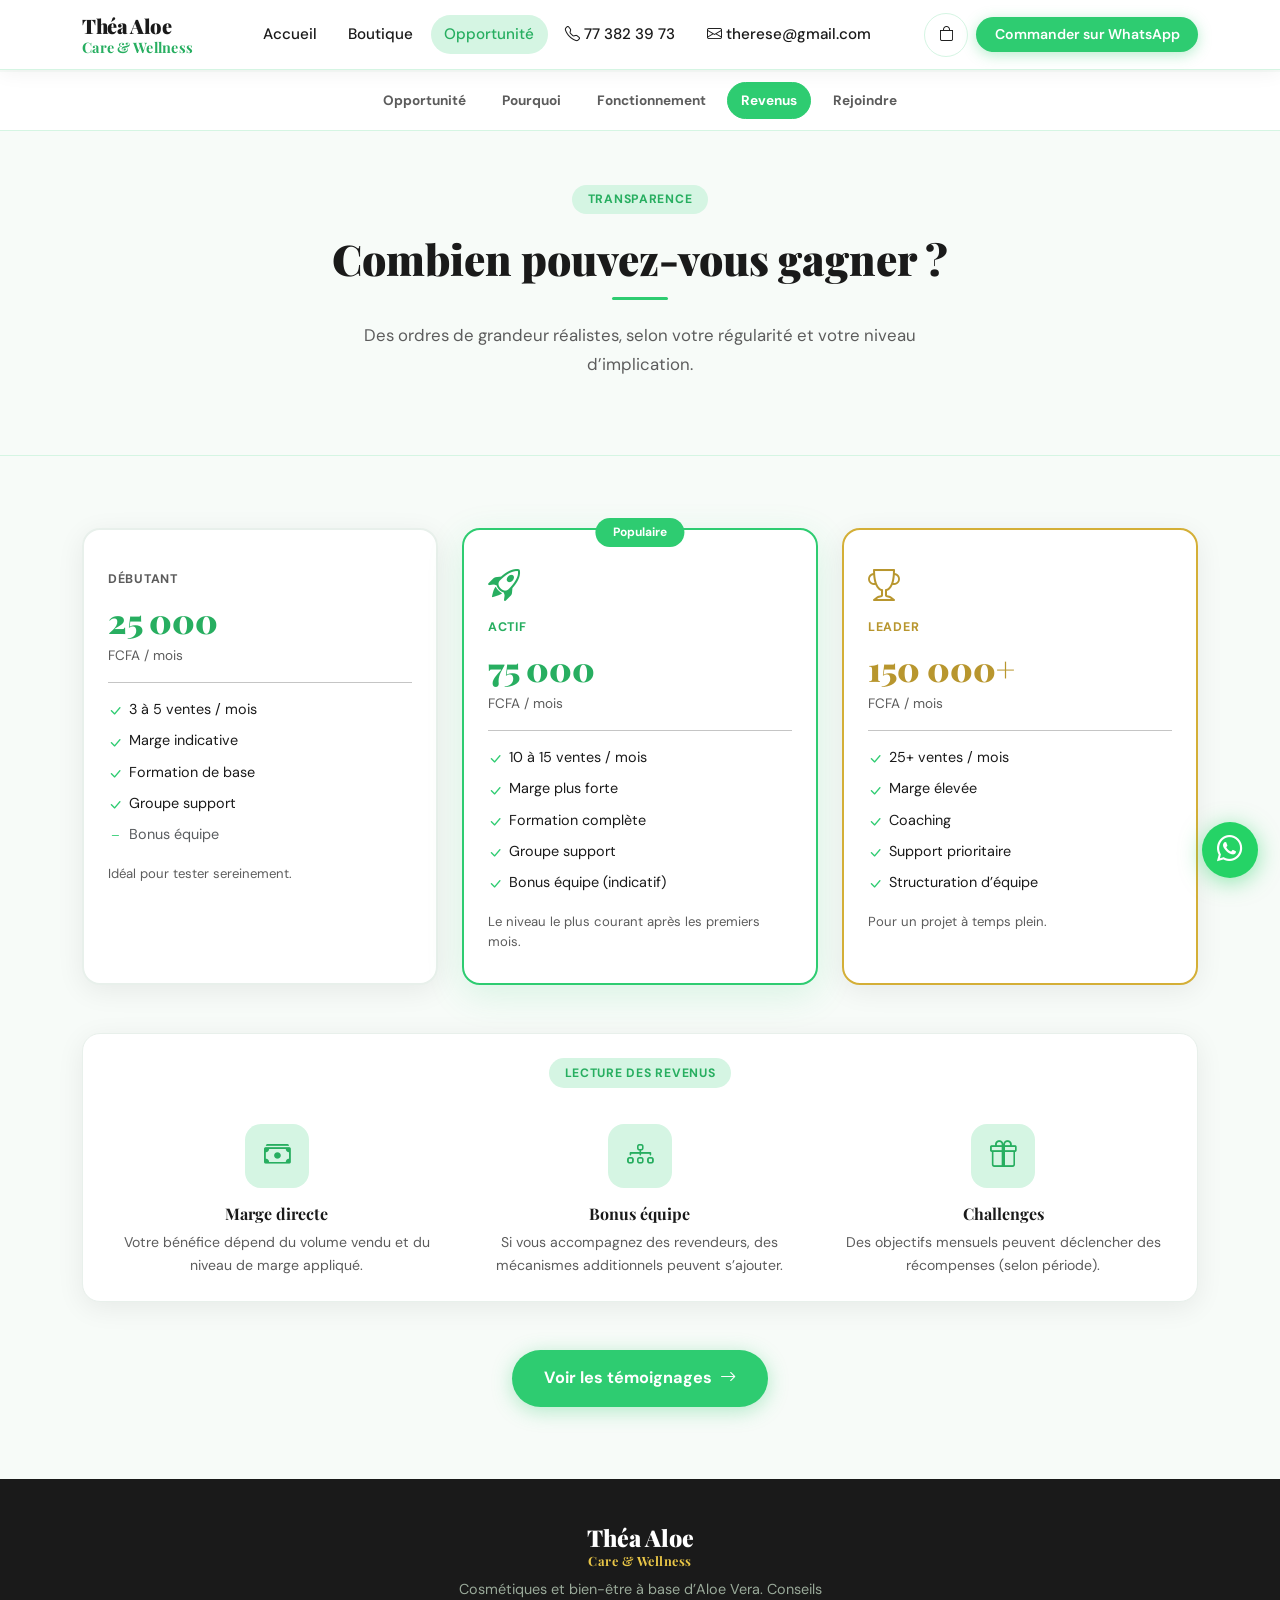
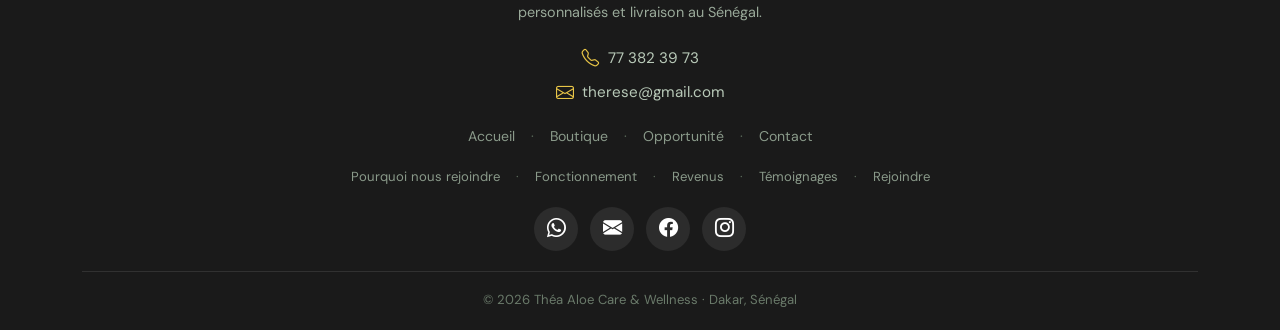
<file: revenus.html>
<!DOCTYPE html>
<html lang="fr">
<head>
  <meta charset="UTF-8" />
  <meta name="viewport" content="width=device-width, initial-scale=1.0" />
  <title>Plan de revenus — Théa Aloe Care &amp; Wellness</title>
  <link href="https://cdn.jsdelivr.net/npm/bootstrap@5.3.3/dist/css/bootstrap.min.css" rel="stylesheet" />
  <link href="https://cdn.jsdelivr.net/npm/bootstrap-icons@1.11.3/font/bootstrap-icons.css" rel="stylesheet" />
  <link rel="stylesheet" href="css/style.css" />
</head>
<body class="d-flex flex-column min-vh-100">

  <nav class="navbar navbar-expand-lg navbar-thea sticky-top">
    <div class="container">
      <a class="navbar-brand navbar-brand-thea" href="index.html">Théa Aloe <span class="brand-w">Care &amp; Wellness</span></a>
      <button class="navbar-toggler" type="button" data-bs-toggle="collapse" data-bs-target="#navMain" aria-controls="navMain" aria-expanded="false" aria-label="Ouvrir le menu">
        <span class="navbar-toggler-icon"></span>
      </button>
      <div class="collapse navbar-collapse" id="navMain">
        <ul class="navbar-nav mx-auto my-3 my-lg-0 align-items-lg-center gap-lg-1">
          <li class="nav-item"><a class="nav-link nav-link-thea" href="index.html">Accueil</a></li>
          <li class="nav-item"><a class="nav-link nav-link-thea" href="produits.html">Boutique</a></li>
          <li class="nav-item"><a class="nav-link nav-link-thea active" href="opportunite.html">Opportunité</a></li>
          <li class="nav-item"><a class="nav-link nav-link-thea" href="tel:+221773823973"><i class="bi bi-telephone" aria-hidden="true"></i> 77 382 39 73</a></li>
          <li class="nav-item"><a class="nav-link nav-link-thea" href="mailto:therese@gmail.com"><i class="bi bi-envelope" aria-hidden="true"></i> therese@gmail.com</a></li>
        </ul>
        <div class="d-flex flex-column flex-lg-row align-items-stretch align-items-lg-center gap-2 pb-3 pb-lg-0">
          <a href="panier.html" class="btn-cart-nav nav-link-thea position-relative align-self-center">
            <i class="bi bi-bag" aria-hidden="true"></i>
            <span class="visually-hidden">Panier</span>
            <span id="cart-badge" class="position-absolute top-0 start-100 translate-middle badge rounded-pill bg-success" style="display:none;font-size:0.65rem">0</span>
          </a>
          <a class="btn btn-nav-cta" data-wa-preset href="https://wa.me/221773823973" target="_blank" rel="noopener noreferrer">Commander sur WhatsApp</a>
        </div>
      </div>
    </div>
  </nav>

  <nav class="tunnel-sticky-nav" aria-label="Navigation du tunnel">
    <div class="container">
      <div class="tunnel-sticky-inner">
        <a href="opportunite.html">Opportunité</a>
        <a href="pourquoi.html">Pourquoi</a>
        <a href="fonctionnement.html">Fonctionnement</a>
        <a href="revenus.html">Revenus</a>
        <a href="rejoindre.html">Rejoindre</a>
      </div>
    </div>
  </nav>

  <section class="tunnel-header">
    <span class="section-label">Transparence</span>
    <h1 class="section-title mt-2">Combien pouvez-vous gagner ?</h1>
    <div class="divider"></div>
    <p class="section-subtitle">Des ordres de grandeur réalistes, selon votre régularité et votre niveau d’implication.</p>
  </section>

  <section class="section-pad flex-grow-1">
    <div class="container">
      <div class="row g-4 justify-content-center">

        <div class="col-md-4 fade-in-up">
          <div class="revenue-card">
            <div class="revenue-icon"><i class="bi bi-seedling" aria-hidden="true"></i></div>
            <div style="font-size:0.78rem;text-transform:uppercase;letter-spacing:0.06em;color:var(--text-muted);font-weight:700;margin-bottom:0.45rem">Débutant</div>
            <div class="revenue-amount">25 000</div>
            <div class="revenue-period">FCFA / mois</div>
            <hr class="my-3" />
            <ul class="list-unstyled list-check mb-0">
              <li><i class="bi bi-check-lg" aria-hidden="true"></i><span>3 à 5 ventes / mois</span></li>
              <li><i class="bi bi-check-lg" aria-hidden="true"></i><span>Marge indicative</span></li>
              <li><i class="bi bi-check-lg" aria-hidden="true"></i><span>Formation de base</span></li>
              <li><i class="bi bi-check-lg" aria-hidden="true"></i><span>Groupe support</span></li>
              <li class="text-muted"><i class="bi bi-dash" aria-hidden="true"></i><span>Bonus équipe</span></li>
            </ul>
            <p style="font-size:0.82rem;color:var(--text-muted);margin-top:1rem" class="mb-0">Idéal pour tester sereinement.</p>
          </div>
        </div>

        <div class="col-md-4 fade-in-up fade-in-up-delay-1">
          <div class="revenue-card featured">
            <div class="revenue-icon"><i class="bi bi-rocket-takeoff" aria-hidden="true"></i></div>
            <div style="font-size:0.78rem;text-transform:uppercase;letter-spacing:0.06em;color:var(--green-dark);font-weight:700;margin-bottom:0.45rem">Actif</div>
            <div class="revenue-amount">75 000</div>
            <div class="revenue-period">FCFA / mois</div>
            <hr class="my-3" />
            <ul class="list-unstyled list-check mb-0">
              <li><i class="bi bi-check-lg" aria-hidden="true"></i><span>10 à 15 ventes / mois</span></li>
              <li><i class="bi bi-check-lg" aria-hidden="true"></i><span>Marge plus forte</span></li>
              <li><i class="bi bi-check-lg" aria-hidden="true"></i><span>Formation complète</span></li>
              <li><i class="bi bi-check-lg" aria-hidden="true"></i><span>Groupe support</span></li>
              <li><i class="bi bi-check-lg" aria-hidden="true"></i><span>Bonus équipe (indicatif)</span></li>
            </ul>
            <p style="font-size:0.82rem;color:var(--text-muted);margin-top:1rem" class="mb-0">Le niveau le plus courant après les premiers mois.</p>
          </div>
        </div>

        <div class="col-md-4 fade-in-up fade-in-up-delay-2">
          <div class="revenue-card" style="border-color:var(--gold)">
            <div class="revenue-icon" style="color:var(--gold-dark)"><i class="bi bi-trophy" aria-hidden="true"></i></div>
            <div style="font-size:0.78rem;text-transform:uppercase;letter-spacing:0.06em;color:var(--gold-dark);font-weight:700;margin-bottom:0.45rem">Leader</div>
            <div class="revenue-amount" style="color:var(--gold-dark)">150 000+</div>
            <div class="revenue-period">FCFA / mois</div>
            <hr class="my-3" />
            <ul class="list-unstyled list-check mb-0">
              <li><i class="bi bi-check-lg" aria-hidden="true"></i><span>25+ ventes / mois</span></li>
              <li><i class="bi bi-check-lg" aria-hidden="true"></i><span>Marge élevée</span></li>
              <li><i class="bi bi-check-lg" aria-hidden="true"></i><span>Coaching</span></li>
              <li><i class="bi bi-check-lg" aria-hidden="true"></i><span>Support prioritaire</span></li>
              <li><i class="bi bi-check-lg" aria-hidden="true"></i><span>Structuration d’équipe</span></li>
            </ul>
            <p style="font-size:0.82rem;color:var(--text-muted);margin-top:1rem" class="mb-0">Pour un projet à temps plein.</p>
          </div>
        </div>
      </div>

      <div class="row mt-5">
        <div class="col-12">
          <div class="feature-card py-4">
            <div class="text-center mb-4">
              <span class="section-label">Lecture des revenus</span>
            </div>
            <div class="row g-4">
              <div class="col-md-4 text-center">
                <div class="feature-icon mx-auto mb-3"><i class="bi bi-cash-stack" aria-hidden="true"></i></div>
                <h3 class="h6" style="font-family:'Playfair Display',serif;font-weight:700">Marge directe</h3>
                <p style="font-size:0.88rem;color:var(--text-muted)" class="mb-0">Votre bénéfice dépend du volume vendu et du niveau de marge appliqué.</p>
              </div>
              <div class="col-md-4 text-center">
                <div class="feature-icon mx-auto mb-3"><i class="bi bi-diagram-3" aria-hidden="true"></i></div>
                <h3 class="h6" style="font-family:'Playfair Display',serif;font-weight:700">Bonus équipe</h3>
                <p style="font-size:0.88rem;color:var(--text-muted)" class="mb-0">Si vous accompagnez des revendeurs, des mécanismes additionnels peuvent s’ajouter.</p>
              </div>
              <div class="col-md-4 text-center">
                <div class="feature-icon mx-auto mb-3"><i class="bi bi-gift" aria-hidden="true"></i></div>
                <h3 class="h6" style="font-family:'Playfair Display',serif;font-weight:700">Challenges</h3>
                <p style="font-size:0.88rem;color:var(--text-muted)" class="mb-0">Des objectifs mensuels peuvent déclencher des récompenses (selon période).</p>
              </div>
            </div>
          </div>
        </div>
      </div>

      <div class="text-center mt-5">
        <a href="preuves.html" class="btn-next-thea">Voir les témoignages <i class="bi bi-arrow-right" aria-hidden="true"></i></a>
      </div>
    </div>
  </section>

  <footer class="footer-thea mt-auto">
    <div class="container footer-inner">
      <div class="footer-brand">Théa Aloe <span class="gold">Care &amp; Wellness</span></div>
      <p class="footer-desc">Cosmétiques et bien-être à base d’Aloe Vera. Conseils personnalisés et livraison au Sénégal.</p>
      <ul class="footer-contact-list">
        <li><a href="tel:+221773823973"><i class="bi bi-telephone" aria-hidden="true"></i> 77 382 39 73</a></li>
        <li><a href="mailto:therese@gmail.com"><i class="bi bi-envelope" aria-hidden="true"></i> therese@gmail.com</a></li>
      </ul>
      <div class="footer-links-row">
        <a href="index.html">Accueil</a>
        <span style="color:#5a6a5a">·</span>
        <a href="produits.html">Boutique</a>
        <span style="color:#5a6a5a">·</span>
        <a href="opportunite.html">Opportunité</a>
        <span style="color:#5a6a5a">·</span>
        <a href="mailto:therese@gmail.com">Contact</a>
      </div>
      <div class="footer-links-row" style="font-size:0.82rem">
        <a href="pourquoi.html">Pourquoi nous rejoindre</a>
        <span style="color:#5a6a5a">·</span>
        <a href="fonctionnement.html">Fonctionnement</a>
        <span style="color:#5a6a5a">·</span>
        <a href="revenus.html">Revenus</a>
        <span style="color:#5a6a5a">·</span>
        <a href="preuves.html">Témoignages</a>
        <span style="color:#5a6a5a">·</span>
        <a href="rejoindre.html">Rejoindre</a>
      </div>
      <div class="footer-social">
        <a class="social-btn" data-wa-preset href="https://wa.me/221773823973" target="_blank" rel="noopener noreferrer" aria-label="WhatsApp"><i class="bi bi-whatsapp"></i></a>
        <a href="mailto:therese@gmail.com" class="social-btn" aria-label="Email"><i class="bi bi-envelope-fill"></i></a>
        <a href="#" class="social-btn" aria-label="Facebook"><i class="bi bi-facebook"></i></a>
        <a href="#" class="social-btn" aria-label="Instagram"><i class="bi bi-instagram"></i></a>
      </div>
      <div class="footer-bottom">
        <p class="mb-0">© 2026 Théa Aloe Care &amp; Wellness · Dakar, Sénégal</p>
      </div>
    </div>
  </footer>

  <a class="whatsapp-float" data-wa-preset href="https://wa.me/221773823973" target="_blank" rel="noopener noreferrer" aria-label="Discuter sur WhatsApp"><i class="bi bi-whatsapp" style="font-size:1.6rem"></i></a>
  <script src="https://cdn.jsdelivr.net/npm/bootstrap@5.3.3/dist/js/bootstrap.bundle.min.js"></script>
  <script src="js/script.js"></script>
</body>
</html>
</file>
<file: css/style.css>
/* ============================================
   Théa Aloe Care & Wellness | Global Stylesheet
   Vert #2ecc71 · blanc · texte foncé · accents dorés légers
   ============================================ */

@import url('https://fonts.googleapis.com/css2?family=Playfair+Display:wght@400;700;900&family=DM+Sans:wght@300;400;500;600;700&display=swap');

:root {
  --green: #2ecc71;
  --green-dark: #27ae60;
  --green-light: #d5f5e3;
  --gold: #d4af37;
  --gold-soft: #e8c547;
  --gold-dark: #b8962e;
  --white: #ffffff;
  --off-white: #f7fbf8;
  --text-dark: #1a1a1a;
  --text-muted: #5c5c5c;
  --shadow: 0 12px 40px rgba(0, 0, 0, 0.08);
  --shadow-card: 0 6px 28px rgba(0, 0, 0, 0.07);
  --shadow-hover: 0 14px 44px rgba(46, 204, 113, 0.18);
  --radius: 18px;
  --radius-sm: 10px;
  --transition: all 0.28s cubic-bezier(0.4, 0, 0.2, 1);
}

*, *::before, *::after { box-sizing: border-box; margin: 0; padding: 0; }

body {
  font-family: 'DM Sans', sans-serif;
  background: var(--off-white);
  color: var(--text-dark);
  overflow-x: hidden;
  scroll-behavior: smooth;
  padding-top: 0;
}

h1, h2, h3, h4 {
  font-family: 'Playfair Display', serif;
  line-height: 1.2;
}

a { text-decoration: none; color: inherit; }

img { max-width: 100%; height: auto; display: block; }

/* --- Navbar --- */
.navbar-thea {
  background: var(--white);
  border-bottom: 1px solid var(--green-light);
  padding: 0.5rem 0;
  z-index: 1040;
  box-shadow: 0 2px 20px rgba(0, 0, 0, 0.06);
}

.navbar-thea .navbar-toggler {
  border: 1px solid var(--green-light);
  padding: 0.45rem 0.6rem;
}

.navbar-thea .navbar-toggler:focus {
  box-shadow: 0 0 0 0.2rem rgba(46, 204, 113, 0.25);
}

.navbar-brand-thea {
  font-family: 'Playfair Display', serif;
  font-size: clamp(0.95rem, 2.8vw, 1.25rem);
  font-weight: 900;
  color: var(--text-dark);
  letter-spacing: -0.02em;
  line-height: 1.25;
  max-width: min(100%, 220px);
}

.navbar-brand-thea .brand-w {
  display: block;
  font-size: 0.72em;
  font-weight: 700;
  color: var(--green-dark);
  letter-spacing: 0.02em;
}

.nav-link-thea {
  color: var(--text-dark) !important;
  font-weight: 500;
  font-size: 0.95rem;
  padding: 0.5rem 0.85rem !important;
  border-radius: 50px;
  transition: var(--transition);
}

.nav-link-thea:hover,
.nav-link-thea.active {
  color: var(--green-dark) !important;
  background: var(--green-light);
}

.btn-nav-cta {
  background: var(--green);
  color: var(--white) !important;
  border-radius: 50px;
  padding: 0.55rem 1.15rem !important;
  font-weight: 600;
  font-size: 0.88rem;
  white-space: normal;
  text-align: center;
  line-height: 1.3;
  transition: var(--transition);
  border: none;
  box-shadow: 0 3px 14px rgba(46, 204, 113, 0.35);
}

.btn-nav-cta:hover {
  background: var(--green-dark);
  color: var(--white) !important;
  transform: translateY(-1px);
  box-shadow: 0 6px 22px rgba(46, 204, 113, 0.42);
}

.btn-cart-nav {
  display: inline-flex;
  align-items: center;
  justify-content: center;
  gap: 0.35rem;
  min-width: 44px;
  min-height: 44px;
  padding: 0.5rem 0.85rem !important;
  border-radius: 50px;
  border: 1.5px solid var(--green-light);
  color: var(--text-dark) !important;
  transition: var(--transition);
}

.btn-cart-nav:hover {
  background: var(--green-light);
  color: var(--green-dark) !important;
}

/* --- Hero --- */
.hero {
  min-height: auto;
  background: var(--off-white);
  display: flex;
  align-items: center;
  position: relative;
  overflow: hidden;
  padding: 3rem 0 2.5rem;
}

.hero::before,
.hero::after {
  display: none;
}

.hero-badge {
  display: inline-flex;
  align-items: center;
  gap: 0.5rem;
  background: var(--green-light);
  color: var(--green-dark);
  font-size: 0.78rem;
  font-weight: 600;
  padding: 0.4rem 1rem;
  border-radius: 50px;
  margin-bottom: 1.2rem;
  letter-spacing: 0.04em;
  text-transform: uppercase;
}

.hero-badge i {
  font-size: 1rem;
}

.hero-title {
  font-size: clamp(2rem, 5vw, 3.6rem);
  color: var(--text-dark);
  font-weight: 900;
  margin-bottom: 1.2rem;
  line-height: 1.12;
}

.hero-title .highlight {
  color: var(--green);
}

.hero-subtitle {
  font-size: 1.05rem;
  color: var(--text-muted);
  line-height: 1.75;
  margin-bottom: 1.75rem;
  max-width: 520px;
}

.hero-img-wrap {
  position: relative;
  border-radius: var(--radius);
  overflow: hidden;
  box-shadow: var(--shadow);
}

.hero-img-wrap img {
  width: 100%;
  object-fit: cover;
  border-radius: var(--radius);
  aspect-ratio: 4/3;
  background: var(--green-light);
}

.hero-img-badge {
  position: absolute;
  bottom: 16px;
  left: 16px;
  right: 16px;
  background: var(--white);
  border-radius: var(--radius-sm);
  padding: 0.75rem 1rem;
  box-shadow: var(--shadow-card);
  display: flex;
  align-items: center;
  gap: 0.6rem;
  font-size: 0.82rem;
  font-weight: 600;
}

.hero-img-badge .dot {
  width: 10px;
  height: 10px;
  background: var(--green);
  border-radius: 50%;
  animation: pulse 1.5s infinite;
}

/* --- Buttons --- */
.btn-primary-thea {
  background: var(--green);
  color: var(--white);
  border: none;
  border-radius: 50px;
  padding: 0.9rem 1.75rem;
  min-height: 48px;
  font-size: 1rem;
  font-weight: 600;
  font-family: 'DM Sans', sans-serif;
  transition: var(--transition);
  box-shadow: 0 4px 18px rgba(46, 204, 113, 0.35);
  cursor: pointer;
  display: inline-flex;
  align-items: center;
  justify-content: center;
  gap: 0.5rem;
}

.btn-primary-thea:hover {
  background: var(--green-dark);
  transform: translateY(-2px);
  box-shadow: 0 8px 28px rgba(46, 204, 113, 0.45);
  color: var(--white);
}

.btn-secondary-thea {
  background: transparent;
  color: var(--green-dark);
  border: 2px solid var(--green);
  border-radius: 50px;
  padding: 0.85rem 1.75rem;
  min-height: 48px;
  font-size: 1rem;
  font-weight: 600;
  font-family: 'DM Sans', sans-serif;
  transition: var(--transition);
  cursor: pointer;
  display: inline-flex;
  align-items: center;
  justify-content: center;
  gap: 0.5rem;
}

.btn-secondary-thea:hover {
  background: var(--green);
  color: var(--white);
  transform: translateY(-2px);
}

.btn-gold-thea {
  background: var(--gold-soft);
  color: var(--text-dark);
  border: none;
  border-radius: 50px;
  padding: 0.9rem 1.75rem;
  min-height: 48px;
  font-size: 1rem;
  font-weight: 700;
  font-family: 'DM Sans', sans-serif;
  transition: var(--transition);
  box-shadow: 0 4px 18px rgba(212, 175, 55, 0.35);
  cursor: pointer;
  display: inline-flex;
  align-items: center;
  justify-content: center;
  gap: 0.5rem;
}

.btn-gold-thea:hover {
  background: var(--gold);
  transform: translateY(-2px);
  box-shadow: 0 8px 26px rgba(212, 175, 55, 0.45);
  color: var(--text-dark);
}

.btn-whatsapp {
  background: #25d366;
  color: var(--white);
  border: none;
  border-radius: 50px;
  padding: 0.9rem 1.75rem;
  min-height: 48px;
  font-size: 1rem;
  font-weight: 700;
  font-family: 'DM Sans', sans-serif;
  transition: var(--transition);
  box-shadow: 0 4px 18px rgba(37, 211, 102, 0.35);
  cursor: pointer;
  display: inline-flex;
  align-items: center;
  justify-content: center;
  gap: 0.6rem;
  text-decoration: none;
}

.btn-whatsapp:hover {
  background: #128c7e;
  color: var(--white);
  transform: translateY(-2px);
  box-shadow: 0 8px 28px rgba(37, 211, 102, 0.45);
}

.btn-next-thea {
  background: var(--green);
  color: var(--white);
  border: none;
  border-radius: 50px;
  padding: 1rem 2rem;
  min-height: 52px;
  font-size: 1.02rem;
  font-weight: 700;
  font-family: 'DM Sans', sans-serif;
  transition: var(--transition);
  box-shadow: 0 4px 20px rgba(46, 204, 113, 0.35);
  cursor: pointer;
  display: inline-flex;
  align-items: center;
  justify-content: center;
  gap: 0.5rem;
}

.btn-next-thea:hover {
  background: var(--green-dark);
  transform: translateY(-2px);
  box-shadow: 0 8px 30px rgba(46, 204, 113, 0.5);
  color: var(--white);
}

/* --- Sections --- */
.section-title {
  font-family: 'Playfair Display', serif;
  font-weight: 900;
  font-size: clamp(1.75rem, 4vw, 2.65rem);
  color: var(--text-dark);
  margin-bottom: 0.75rem;
}

.section-subtitle {
  font-size: 1.05rem;
  color: var(--text-muted);
  line-height: 1.7;
  max-width: 580px;
  margin: 0 auto 2.25rem;
}

.section-label {
  display: inline-block;
  background: var(--green-light);
  color: var(--green-dark);
  font-size: 0.76rem;
  font-weight: 700;
  padding: 0.35rem 1rem;
  border-radius: 50px;
  text-transform: uppercase;
  letter-spacing: 0.06em;
  margin-bottom: 0.75rem;
}

/* --- Feature cards --- */
.feature-card {
  background: var(--white);
  border-radius: var(--radius);
  padding: 2rem 1.5rem;
  text-align: center;
  border: 1px solid #e8f0eb;
  transition: var(--transition);
  height: 100%;
  box-shadow: var(--shadow-card);
}

.feature-card:hover {
  transform: translateY(-5px);
  box-shadow: var(--shadow-hover);
  border-color: var(--green-light);
}

.feature-icon {
  width: 64px;
  height: 64px;
  background: var(--green-light);
  border-radius: 16px;
  display: flex;
  align-items: center;
  justify-content: center;
  margin: 0 auto 1.1rem;
  font-size: 1.65rem;
  color: var(--green-dark);
}

.feature-card h5 {
  font-family: 'Playfair Display', serif;
  font-weight: 700;
  margin-bottom: 0.55rem;
  color: var(--text-dark);
}

.feature-card p {
  color: var(--text-muted);
  font-size: 0.93rem;
  line-height: 1.65;
}

/* --- Product cards --- */
.product-card {
  background: var(--white);
  border-radius: var(--radius);
  overflow: hidden;
  border: 1px solid #e8f0eb;
  transition: var(--transition);
  box-shadow: var(--shadow-card);
  height: 100%;
  display: flex;
  flex-direction: column;
}

.product-card:hover {
  transform: translateY(-6px);
  box-shadow: var(--shadow-hover);
  border-color: var(--green-light);
}

.product-card-img {
  width: 100%;
  height: 100%;
  object-fit: contain;
  background: transparent;
  display: block;
}

.product-card-img-wrap {
  position: relative;
  overflow: hidden;
  background: var(--green-light);
  height: 220px;
  display: flex;
  align-items: center;
  justify-content: center;
  padding: 12px;
}

.product-card-body {
  padding: 1.35rem;
  flex: 1;
  display: flex;
  flex-direction: column;
}

/* Fiche produit (image) */
.product-detail-img-wrap {
  height: 340px;
  padding: 14px;
  background: var(--green-light);
}

@media (max-width: 767.98px) {
  .product-card-img-wrap {
    height: 200px;
    padding: 10px;
  }

  .product-detail-img-wrap {
    height: 280px;
    padding: 12px;
  }
}

.product-card-badge {
  background: var(--green-light);
  color: var(--green-dark);
  font-size: 0.72rem;
  font-weight: 700;
  padding: 0.25rem 0.65rem;
  border-radius: 50px;
  display: inline-block;
  margin-bottom: 0.65rem;
  align-self: flex-start;
}

.product-card-title {
  font-family: 'Playfair Display', serif;
  font-weight: 700;
  font-size: 1.12rem;
  margin-bottom: 0.45rem;
}

.product-card-desc {
  color: var(--text-muted);
  font-size: 0.87rem;
  line-height: 1.55;
  margin-bottom: 0.85rem;
  flex: 1;
}

.product-card-price {
  font-size: 1.35rem;
  font-weight: 800;
  color: var(--green-dark);
  margin-bottom: 1rem;
}

.product-card-price span {
  font-size: 0.85rem;
  color: var(--text-muted);
  font-weight: 400;
}

/* --- Théa profile (opportunité) --- */
.thea-profile-card {
  background: var(--white);
  border-radius: var(--radius);
  border: 1px solid #e8f0eb;
  box-shadow: var(--shadow-card);
  overflow: hidden;
}

.thea-profile-img {
  width: 100%;
  max-height: 420px;
  object-fit: cover;
}

.thea-profile-body {
  padding: 2rem 1.75rem;
}

@media (min-width: 992px) {
  .thea-profile-card.row {
    align-items: stretch;
  }
  .thea-profile-img {
    max-height: none;
    min-height: 100%;
  }
}

/* --- Testimonials --- */
.testimonial-card {
  background: var(--white);
  border-radius: var(--radius);
  padding: 1.75rem;
  border: 1px solid #e8f0eb;
  box-shadow: var(--shadow-card);
  height: 100%;
}

.testimonial-avatar {
  width: 52px;
  height: 52px;
  border-radius: 50%;
  background: var(--green-light);
  display: flex;
  align-items: center;
  justify-content: center;
  font-size: 1.5rem;
  color: var(--green-dark);
  margin-bottom: 1rem;
}

.testimonial-avatar i {
  font-size: 1.6rem;
}

.testimonial-stars {
  color: var(--gold-soft);
  font-size: 0.95rem;
  margin-bottom: 0.65rem;
  letter-spacing: 0.05em;
}

.testimonial-text {
  color: var(--text-muted);
  font-size: 0.93rem;
  line-height: 1.65;
  font-style: italic;
  margin-bottom: 1rem;
}

.testimonial-name {
  font-weight: 700;
  color: var(--text-dark);
  font-size: 0.92rem;
}

.testimonial-role {
  font-size: 0.8rem;
  color: var(--text-muted);
}

/* --- Revenue --- */
.revenue-card {
  background: var(--white);
  border-radius: var(--radius);
  padding: 2rem 1.5rem;
  border: 2px solid #e8f0eb;
  transition: var(--transition);
  box-shadow: var(--shadow-card);
  position: relative;
  height: 100%;
}

.revenue-card.featured {
  border-color: var(--green);
  box-shadow: 0 10px 36px rgba(46, 204, 113, 0.15);
}

.revenue-card.featured::before {
  content: 'Populaire';
  position: absolute;
  top: -12px;
  left: 50%;
  transform: translateX(-50%);
  background: var(--green);
  color: var(--white);
  font-size: 0.75rem;
  font-weight: 700;
  padding: 0.35rem 1.1rem;
  border-radius: 50px;
  white-space: nowrap;
}

.revenue-icon {
  font-size: 2rem;
  color: var(--green-dark);
  margin-bottom: 0.5rem;
}

.revenue-amount {
  font-family: 'Playfair Display', serif;
  font-size: 2.1rem;
  font-weight: 900;
  color: var(--green-dark);
}

.revenue-period {
  color: var(--text-muted);
  font-size: 0.85rem;
}

.list-check li {
  display: flex;
  align-items: flex-start;
  gap: 0.45rem;
  margin-bottom: 0.45rem;
  font-size: 0.9rem;
}

.list-check li i {
  color: var(--green);
  margin-top: 0.15rem;
  flex-shrink: 0;
}

/* --- Steps --- */
.step-card {
  text-align: center;
  padding: 1.5rem 0.75rem;
}

.step-number {
  width: 56px;
  height: 56px;
  background: var(--green);
  color: var(--white);
  border-radius: 50%;
  display: flex;
  align-items: center;
  justify-content: center;
  font-size: 1.35rem;
  font-weight: 900;
  margin: 0 auto 1rem;
  font-family: 'Playfair Display', serif;
  box-shadow: 0 4px 16px rgba(46, 204, 113, 0.35);
}

.step-card h5 {
  font-family: 'Playfair Display', serif;
  font-weight: 700;
  margin-bottom: 0.55rem;
  font-size: 1.05rem;
}

.step-card p {
  color: var(--text-muted);
  font-size: 0.9rem;
  line-height: 1.55;
}

/* --- Tunnel header --- */
.tunnel-header {
  background: var(--off-white);
  padding: 3.5rem 0 2.5rem;
  text-align: center;
  border-bottom: 1px solid var(--green-light);
}

.progress-steps {
  display: flex;
  justify-content: center;
  align-items: center;
  gap: 0.35rem;
  margin-bottom: 1.5rem;
  flex-wrap: wrap;
}

.progress-step {
  display: flex;
  align-items: center;
  gap: 0.35rem;
  font-size: 0.75rem;
  color: var(--text-muted);
  font-weight: 500;
}

.progress-step.active {
  color: var(--green-dark);
  font-weight: 700;
}

.progress-step.done {
  color: var(--green);
}

.progress-dot {
  width: 26px;
  height: 26px;
  border-radius: 50%;
  background: #e0f0e8;
  display: flex;
  align-items: center;
  justify-content: center;
  font-size: 0.7rem;
  font-weight: 700;
  color: var(--text-muted);
}

.progress-step.active .progress-dot {
  background: var(--green);
  color: var(--white);
}

.progress-step.done .progress-dot {
  background: var(--green-dark);
  color: var(--white);
}

.progress-line {
  width: 24px;
  height: 2px;
  background: #e0f0e8;
}

/* --- Cart --- */
.cart-item {
  background: var(--white);
  border-radius: var(--radius-sm);
  padding: 1rem 1.15rem;
  margin-bottom: 1rem;
  display: flex;
  align-items: center;
  gap: 1rem;
  border: 1px solid #e8f0eb;
  box-shadow: var(--shadow-card);
  flex-wrap: wrap;
}

.cart-item-img {
  width: 72px;
  height: 72px;
  border-radius: var(--radius-sm);
  object-fit: cover;
  background: var(--green-light);
  flex-shrink: 0;
}

.cart-item-name {
  font-weight: 700;
  font-size: 0.95rem;
  margin-bottom: 0.2rem;
}

.cart-item-price {
  color: var(--green-dark);
  font-weight: 700;
  font-size: 0.92rem;
}

.cart-remove-btn {
  border: none;
  background: transparent;
  color: #c0392b;
  padding: 0.35rem;
  border-radius: 8px;
  cursor: pointer;
  transition: var(--transition);
  display: inline-flex;
  align-items: center;
  justify-content: center;
}

.cart-remove-btn:hover {
  background: rgba(192, 57, 43, 0.08);
}

.qty-control {
  display: flex;
  align-items: center;
  gap: 0.5rem;
  margin-top: 0.35rem;
}

.qty-btn {
  width: 32px;
  height: 32px;
  border: 1.5px solid var(--green);
  background: var(--white);
  color: var(--green-dark);
  border-radius: 50%;
  font-size: 1rem;
  font-weight: 700;
  cursor: pointer;
  display: flex;
  align-items: center;
  justify-content: center;
  transition: var(--transition);
}

.qty-btn:hover {
  background: var(--green);
  color: var(--white);
}

.qty-val {
  font-weight: 700;
  min-width: 28px;
  text-align: center;
}

.cart-summary {
  background: var(--white);
  border-radius: var(--radius);
  padding: 1.5rem;
  border: 1px solid #e8f0eb;
  box-shadow: var(--shadow-card);
  position: sticky;
  top: 88px;
}

/* --- Footer --- */
.footer-thea {
  background: var(--text-dark);
  color: #c5d4c5;
  padding: 2.75rem 0 1.25rem;
  margin-top: auto;
}

.footer-inner {
  text-align: center;
}

.footer-brand {
  font-family: 'Playfair Display', serif;
  font-size: 1.45rem;
  font-weight: 900;
  color: var(--white);
  margin-bottom: 0.5rem;
  line-height: 1.3;
}

.footer-brand .gold {
  color: var(--gold-soft);
  font-weight: 700;
  font-size: 0.55em;
  display: block;
  letter-spacing: 0.04em;
}

.footer-desc {
  color: #9aaa9a;
  font-size: 0.9rem;
  line-height: 1.65;
  max-width: 420px;
  margin: 0 auto 1.25rem;
}

.footer-contact-list {
  list-style: none;
  padding: 0;
  margin: 0 auto 1.25rem;
  display: inline-flex;
  flex-direction: column;
  gap: 0.5rem;
  text-align: center;
}

.footer-contact-list a {
  color: #b8c9b8;
  font-size: 0.95rem;
  display: inline-flex;
  align-items: center;
  justify-content: center;
  gap: 0.5rem;
  transition: var(--transition);
}

.footer-contact-list a:hover {
  color: var(--green);
}

.footer-contact-list i {
  color: var(--gold-soft);
  font-size: 1.1rem;
}

.footer-links-row {
  display: flex;
  flex-wrap: wrap;
  justify-content: center;
  gap: 0.5rem 1rem;
  margin-bottom: 1.25rem;
  font-size: 0.88rem;
}

.footer-links-row a {
  color: #8a9a8a;
  transition: var(--transition);
}

.footer-links-row a:hover {
  color: var(--green);
}

.footer-social {
  display: flex;
  justify-content: center;
  gap: 0.75rem;
  margin-bottom: 1.25rem;
}

.social-btn {
  width: 44px;
  height: 44px;
  border-radius: 50%;
  background: rgba(255, 255, 255, 0.08);
  display: flex;
  align-items: center;
  justify-content: center;
  font-size: 1.2rem;
  color: var(--white);
  transition: var(--transition);
  text-decoration: none;
}

.social-btn:hover {
  background: var(--green);
  color: var(--white);
  transform: translateY(-2px);
}

.footer-bottom {
  border-top: 1px solid rgba(255, 255, 255, 0.1);
  padding-top: 1.15rem;
  font-size: 0.82rem;
  color: #6a7a6a;
  text-align: center;
}

/* --- WhatsApp float --- */
.whatsapp-float {
  position: fixed;
  bottom: 22px;
  right: 22px;
  width: 56px;
  height: 56px;
  background: #25d366;
  border-radius: 50%;
  display: flex;
  align-items: center;
  justify-content: center;
  font-size: 1.55rem;
  color: var(--white);
  box-shadow: 0 4px 22px rgba(37, 211, 102, 0.5);
  z-index: 1030;
  transition: var(--transition);
  text-decoration: none;
}

.whatsapp-float:hover {
  transform: scale(1.06);
  color: var(--white);
  box-shadow: 0 6px 28px rgba(37, 211, 102, 0.6);
}

/* --- Section strip (no gradient) --- */
.section-strip-dark {
  background: var(--text-dark);
  color: var(--white);
}

.section-strip-green {
  background: var(--green);
  color: var(--white);
}

/* --- Animations --- */
@keyframes fadeInUp {
  from {
    opacity: 0;
    transform: translateY(24px);
  }
  to {
    opacity: 1;
    transform: translateY(0);
  }
}

@keyframes pulse {
  0%, 100% {
    opacity: 1;
    transform: scale(1);
  }
  50% {
    opacity: 0.65;
    transform: scale(1.25);
  }
}

.fade-in-up {
  animation: fadeInUp 0.55s ease forwards;
  opacity: 0;
}

.fade-in-up-delay-1 {
  animation-delay: 0.12s;
}

.fade-in-up-delay-2 {
  animation-delay: 0.24s;
}

.fade-in-up-delay-3 {
  animation-delay: 0.36s;
}

/* --- Utility --- */
.section-pad {
  padding: 4.5rem 0;
}

.section-pad-sm {
  padding: 2.75rem 0;
}

.bg-green-light {
  background: var(--off-white);
}

.bg-dark-thea {
  background: var(--text-dark);
}

.text-green {
  color: var(--green-dark);
}

.text-gold {
  color: var(--gold-dark);
}

.rounded-thea {
  border-radius: var(--radius);
}

.shadow-thea {
  box-shadow: var(--shadow-card);
}

.divider {
  width: 56px;
  height: 3px;
  background: var(--green);
  border-radius: 2px;
  margin: 0 auto 1.35rem;
}

.badge-thea {
  background: var(--green-light);
  color: var(--green-dark);
  border-radius: 50px;
  padding: 0.3rem 0.95rem;
  font-size: 0.8rem;
  font-weight: 700;
}

.filter-tab.active {
  background: var(--green) !important;
  color: var(--white) !important;
  border-color: var(--green) !important;
}

/* Toolbar filtres boutique */
.filter-toolbar {
  display: flex;
  flex-direction: column;
  align-items: center;
  width: 100%;
}

.shop-filters-mobile {
  width: 100%;
  margin: 0;
  align-self: stretch;
  display: flex;
  flex-direction: column;
  align-items: stretch;
  background: transparent;
  border: 0;
  border-radius: 0;
  padding: 0;
  box-shadow: none;
}

/* Filtres boutique — selects (mobile surtout) */
.shop-filter-label {
  font-size: 0.78rem;
  font-weight: 700;
  text-transform: uppercase;
  letter-spacing: 0.04em;
  color: var(--text-muted);
  margin-bottom: 0.35rem;
  width: 100%;
  text-align: center;
}

.shop-filter-select {
  border-radius: 12px;
  border: 1.5px solid #d8ebe0;
  padding: 0.65rem 2.5rem 0.65rem 0.95rem;
  font-size: 0.95rem;
  font-weight: 500;
  color: var(--text-dark);
  background-color: var(--white);
  box-shadow: 0 2px 8px rgba(0, 0, 0, 0.04);
  transition: border-color 0.2s ease, box-shadow 0.2s ease;
  cursor: pointer;
  width: 100%;
  max-width: 100%;
  margin: 0;
  appearance: none;
  text-align: center;
  text-align-last: center;
  background-image: url("data:image/svg+xml,%3Csvg xmlns='http://www.w3.org/2000/svg' width='16' height='16' fill='%2327ae60' viewBox='0 0 16 16'%3E%3Cpath d='M8 11L3 6h10l-5 5z'/%3E%3C/svg%3E");
  background-repeat: no-repeat;
  background-position: right 0.85rem center;
  background-size: 14px;
}

.shop-filter-select:focus {
  border-color: var(--green);
  box-shadow: 0 0 0 3px rgba(46, 204, 113, 0.2);
  outline: none;
}

/* Transition légère lors du filtrage */
#products-grid {
  transition: opacity 0.2s ease;
}

/* Mobile uniquement : centrer le bloc filtres et le rendre "card" */
@media (max-width: 767.98px) {
  .shop-filters-mobile {
    width: min(100%, 500px);
    margin-inline: auto !important;
    align-self: center;
    box-sizing: border-box;

    background: var(--white);
    border: 1px solid #e8f0eb;
    border-radius: 12px;
    padding: 1rem;
    box-shadow: var(--shadow-card);

    display: flex;
    flex-direction: column;
    align-items: center;
    gap: 0.75rem;
    overflow: visible;
    position: relative;
    z-index: 2;
  }

  .shop-filter-label {
    text-align: center;
  }

  .shop-filter-select {
    width: 100%;
    max-width: 100%;
  }
}

/* Tunnel — menu sticky (visible uniquement sur les pages tunnel) */
.tunnel-sticky-nav {
  position: sticky;
  top: 72px;
  z-index: 1035;
  background: rgba(255, 255, 255, 0.92);
  backdrop-filter: blur(10px);
  border-bottom: 1px solid var(--green-light);
}

.tunnel-sticky-nav .tunnel-sticky-inner {
  display: flex;
  gap: 0.5rem;
  justify-content: center;
  align-items: center;
  padding: 0.65rem 0;
  flex-wrap: wrap;
}

.tunnel-sticky-nav a {
  display: inline-flex;
  align-items: center;
  justify-content: center;
  padding: 0.45rem 0.8rem;
  border-radius: 999px;
  border: 1px solid transparent;
  color: var(--text-muted);
  font-weight: 700;
  font-size: 0.85rem;
  transition: var(--transition);
  white-space: nowrap;
}

.tunnel-sticky-nav a:hover {
  color: var(--green-dark);
  background: var(--green-light);
}

.tunnel-sticky-nav a.active {
  color: var(--white);
  background: var(--green);
  border-color: var(--green);
}

@media (max-width: 767.98px) {
  .tunnel-sticky-nav {
    top: 66px;
  }
  .tunnel-sticky-nav .tunnel-sticky-inner {
    justify-content: flex-start;
    flex-wrap: nowrap;
    overflow-x: auto;
    -webkit-overflow-scrolling: touch;
    padding: 0.6rem 0.1rem;
    scrollbar-width: thin;
    scroll-snap-type: x proximity;
  }
  .tunnel-sticky-nav a {
    flex: 0 0 auto;
    scroll-snap-align: start;
  }
}

.img-result-card {
  border-radius: var(--radius);
  overflow: hidden;
  border: 1px solid #e8f0eb;
  box-shadow: var(--shadow-card);
  height: 200px;
}

.img-result-card img {
  width: 100%;
  height: 100%;
  object-fit: cover;
}

/* --- Responsive --- */
@media (max-width: 991px) {
  .navbar-collapse {
    padding-top: 0.5rem;
  }
}

@media (max-width: 767.98px) {
  /* Respiration & alignement */
  .container,
  .container-fluid {
    padding-left: max(15px, env(safe-area-inset-left));
    padding-right: max(15px, env(safe-area-inset-right));
  }

  .section-pad {
    padding: 2.25rem 0;
    margin-bottom: 0;
  }

  .section-pad-sm {
    padding: 1.75rem 0;
  }

  .section-pad .text-center.mb-5,
  .section-pad-sm .text-center.mb-5 {
    margin-bottom: 1.75rem !important;
  }

  .section-title {
    margin-bottom: 0.65rem;
    font-size: clamp(1.45rem, 5.5vw, 1.85rem);
  }

  .section-subtitle {
    margin-bottom: 1.25rem !important;
    padding-left: 0.25rem;
    padding-right: 0.25rem;
  }

  .tunnel-header {
    padding: 2.25rem 0 1.75rem;
  }

  .tunnel-header .section-title {
    margin-bottom: 0.5rem;
  }

  /* Images */
  .hero-img-wrap img,
  .product-card-img-wrap img,
  .thea-profile-img {
    border-radius: 14px;
  }

  .hero-img-wrap,
  .product-card-img-wrap {
    margin-bottom: 0.5rem;
  }

  /* Boutons — taille équilibrée, empilés, jamais collés */
  .btn-primary-thea,
  .btn-secondary-thea,
  .btn-gold-thea,
  .btn-next-thea,
  .btn-whatsapp {
    width: 100%;
    max-width: 300px;
    margin-left: auto;
    margin-right: auto;
    display: flex;
    justify-content: center;
    align-items: center;
    padding: 0.62rem 1.2rem;
    font-size: 0.93rem;
    min-height: 46px;
    box-sizing: border-box;
  }

  .btn-nav-cta {
    width: 100%;
    max-width: 300px;
    margin-left: auto;
    margin-right: auto;
    display: flex !important;
    justify-content: center;
    align-items: center;
    padding: 0.58rem 1rem !important;
    font-size: 0.86rem !important;
    line-height: 1.25;
    min-height: 46px;
  }

  /* Groupes de boutons (hero, CTA, fiches) */
  .hero .d-flex.flex-wrap.gap-3,
  .hero .d-flex.flex-wrap.gap-2 {
    flex-direction: column;
    align-items: center;
    gap: 0.7rem !important;
    width: 100%;
  }

  .section-strip-dark .row .text-lg-end,
  .section-strip-dark .col-lg-4 {
    text-align: center !important;
  }

  .section-strip-dark .btn-gold-thea {
    margin-top: 0.5rem;
  }

  .d-flex.flex-wrap.gap-3.mt-4 {
    justify-content: center;
    gap: 0.65rem !important;
  }

  /* Cartes produit : actions en colonne */
  #products-grid .product-card-body > .d-flex.flex-column.flex-sm-row,
  .product-card-body > .d-flex.flex-column.flex-sm-row {
    flex-direction: column !important;
    align-items: center;
    gap: 0.65rem !important;
    width: 100%;
  }

  #products-grid .product-card-body .btn-secondary-thea {
    max-width: 300px;
    width: 100%;
  }

  .product-card-body .btn-whatsapp {
    margin-top: 0.15rem !important;
  }

  /* Fiche produit (JS) */
  #product-detail .d-flex.flex-column.flex-sm-row.flex-wrap {
    flex-direction: column !important;
    align-items: center;
    gap: 0.65rem !important;
  }

  /* Hero */
  .hero {
    padding: 1.75rem 0 1.75rem;
  }

  .hero-title {
    font-size: clamp(1.65rem, 6vw, 1.95rem);
    margin-bottom: 0.85rem;
  }

  .hero-subtitle {
    margin-bottom: 1.25rem;
  }

  .hero-img-wrap {
    margin-top: 1.25rem;
  }

  /* Panier icône — visible & zone tactile */
  .btn-cart-nav {
    color: var(--text-dark) !important;
    border-color: #cfe9d8 !important;
    min-width: 48px;
    min-height: 48px;
    align-self: center !important;
    z-index: 2;
  }

  .btn-cart-nav i,
  .btn-cart-nav .bi {
    color: var(--text-dark);
    font-size: 1.35rem;
    line-height: 1;
  }

  .navbar-collapse .d-flex.flex-column {
    gap: 0.65rem !important;
    align-items: center !important;
    padding-bottom: 0.75rem !important;
  }

  /* Barre de progression opportunité — scroll horizontal */
  .progress-steps {
    display: flex;
    flex-wrap: nowrap;
    justify-content: flex-start;
    align-items: center;
    gap: 10px;
    overflow-x: auto;
    overflow-y: hidden;
    -webkit-overflow-scrolling: touch;
    padding: 4px 2px 12px;
    margin-bottom: 1rem;
    scrollbar-width: thin;
    scroll-snap-type: x proximity;
  }

  .progress-steps::-webkit-scrollbar {
    height: 4px;
  }

  .progress-steps::-webkit-scrollbar-thumb {
    background: #c5e0d0;
    border-radius: 4px;
  }

  .progress-line {
    display: none !important;
  }

  .progress-step {
    flex: 0 0 auto;
    font-size: 0.64rem;
    gap: 0.28rem;
    scroll-snap-align: start;
  }

  .progress-dot {
    width: 22px;
    height: 22px;
    font-size: 0.58rem;
  }

  .cart-summary {
    position: relative;
    top: 0;
  }

  .whatsapp-float {
    bottom: max(16px, env(safe-area-inset-bottom));
    right: max(16px, env(safe-area-inset-right));
    width: 52px;
    height: 52px;
  }

  /* Cartes — léger feedback tactile */
  .product-card:active,
  .feature-card:active {
    transform: scale(0.992);
    transition: transform 0.12s ease;
  }

  .btn-primary-thea:active,
  .btn-secondary-thea:active,
  .btn-gold-thea:active,
  .btn-whatsapp:active,
  .btn-next-thea:active,
  .btn-nav-cta:active {
    transform: scale(0.97);
  }

  /* Footer */
  .footer-thea {
    padding: 2rem 0 1rem;
  }

  /* Espacement entre sections */
  body > section:not(:last-of-type) {
    margin-bottom: 1.875rem;
  }
}

@media (min-width: 768px) {
  .btn-primary-thea.w-md-auto,
  .btn-secondary-thea.w-md-auto {
    width: auto;
  }
}

@media (max-width: 480px) {
  .revenue-amount {
    font-size: 1.75rem;
  }
}
</file>
